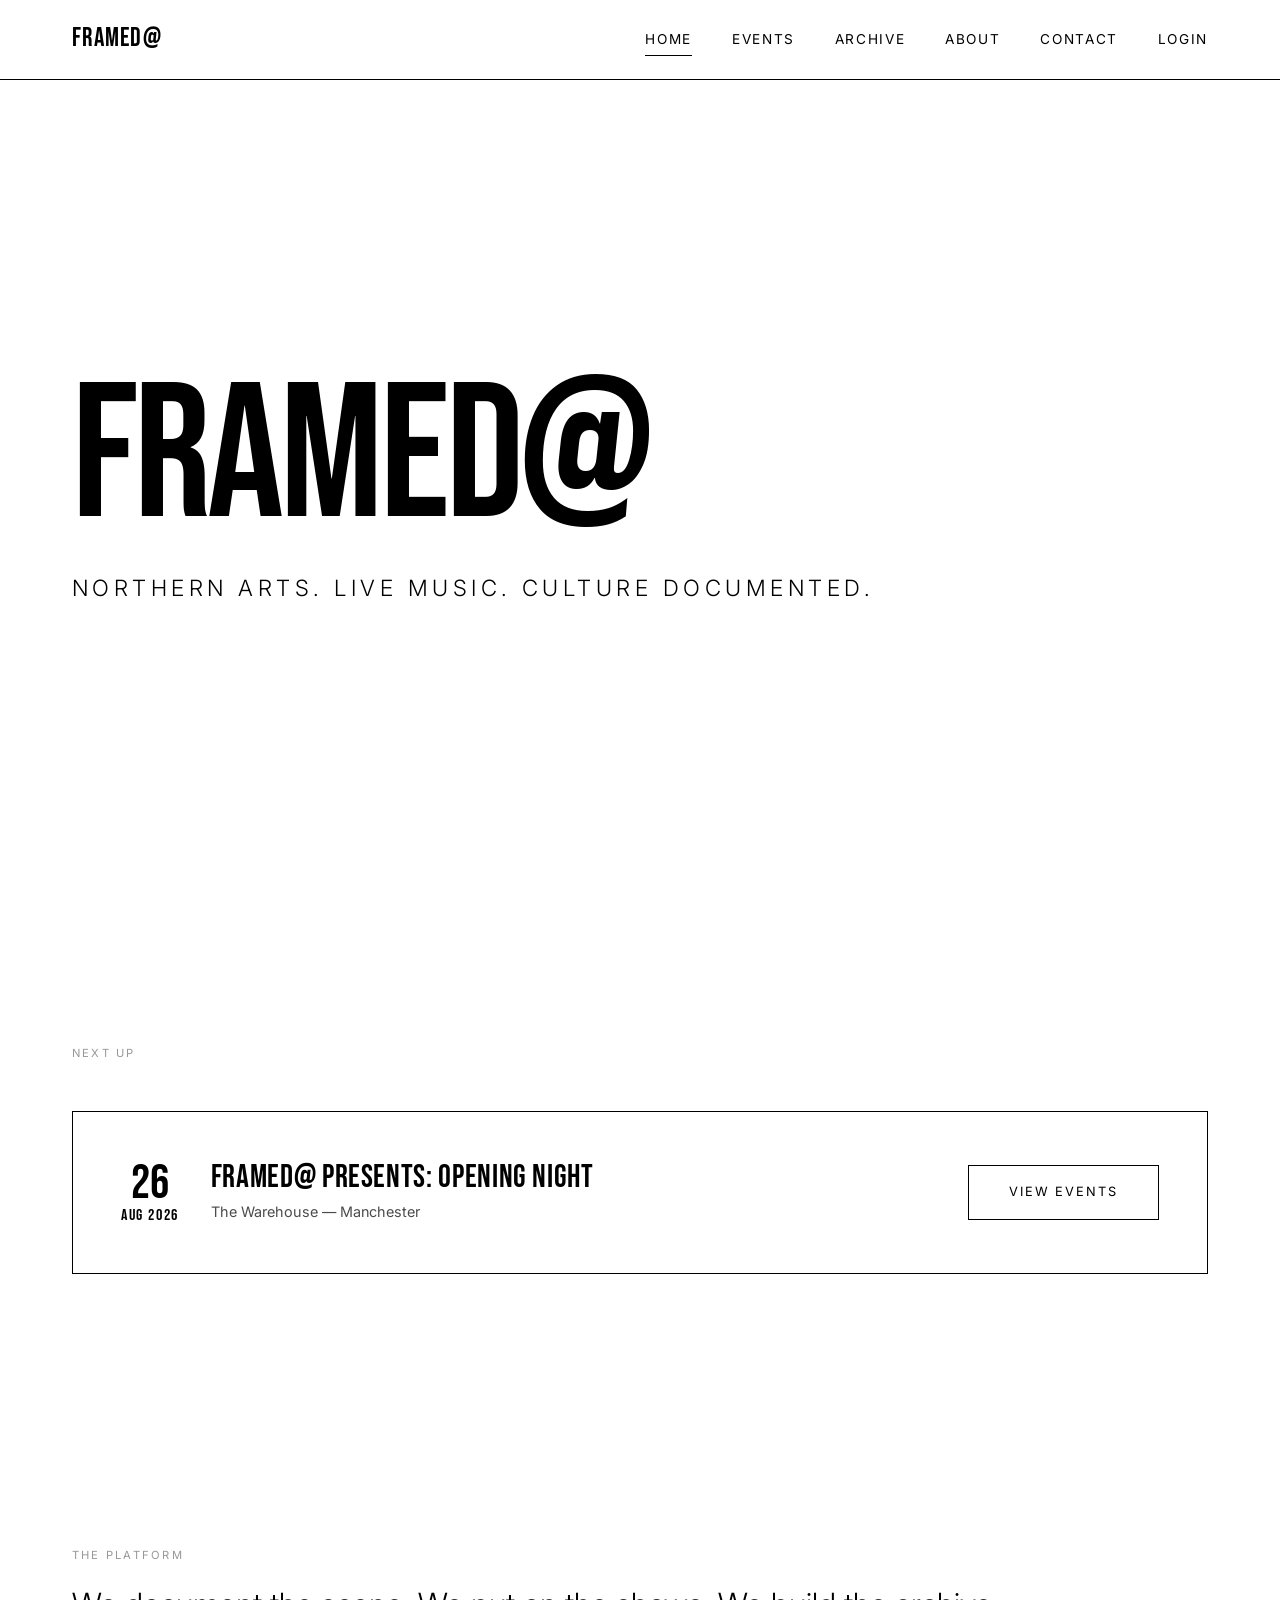
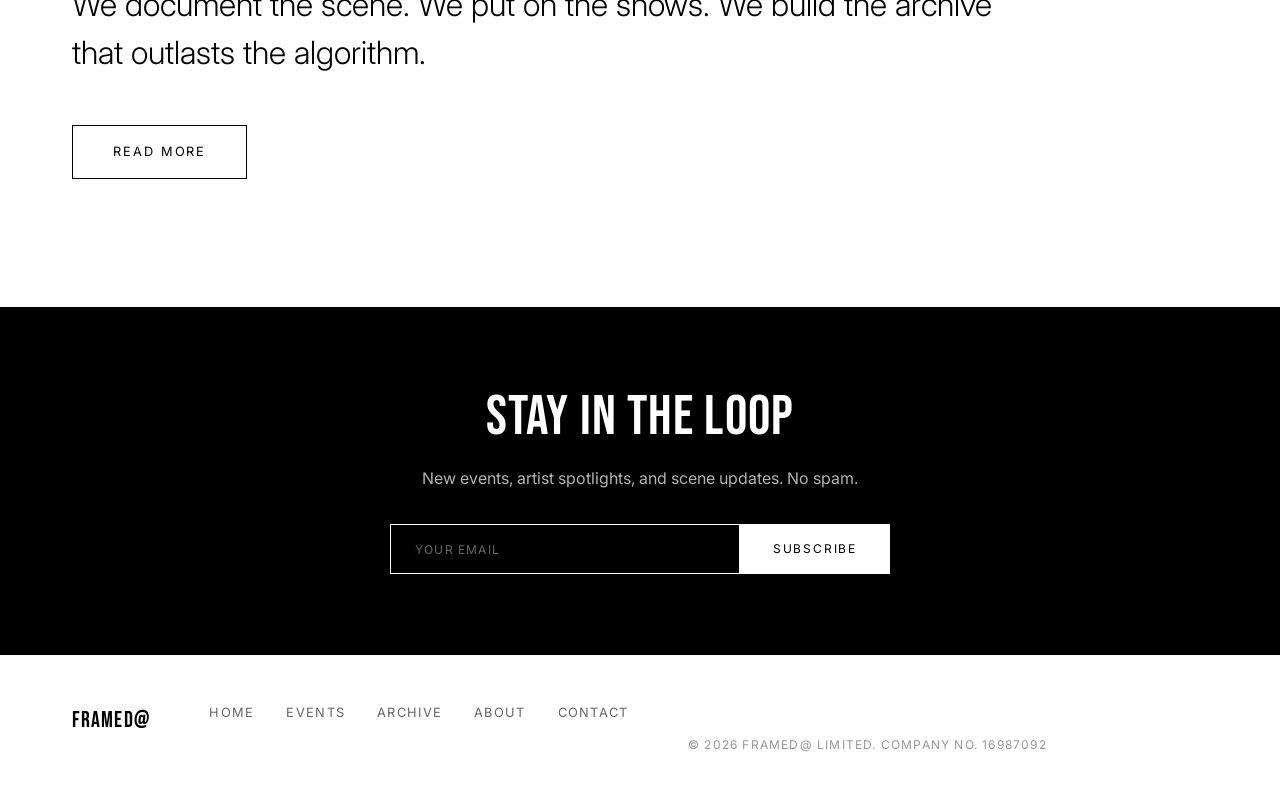
<file: index.html>
<!DOCTYPE html>
<html lang="en">
<head>
    <meta charset="UTF-8">
    <meta name="viewport" content="width=device-width, initial-scale=1.0">
    <title>framed@ — Northern Arts & Music</title>
    <meta name="description" content="framed@ is a Northern arts and music platform — part event promoter, part digital archive, part tastemaker brand.">
    <link rel="preconnect" href="https://fonts.googleapis.com">
    <link rel="preconnect" href="https://fonts.gstatic.com" crossorigin>
    <link href="https://fonts.googleapis.com/css2?family=Bebas+Neue&family=Inter:wght@300;400;500&display=swap" rel="stylesheet">
    <link rel="stylesheet" href="css/styles.css">
</head>
<body>

    <!-- Navigation -->
    <nav class="nav">
        <div class="nav__inner">
            <a href="index.html" class="nav__brand">framed@</a>
            <button class="nav__toggle" aria-label="Menu">
                <span></span>
                <span></span>
                <span></span>
            </button>
            <div class="nav__links">
                <a href="index.html" class="nav__link nav__link--active">Home</a>
                <a href="pages/events.html" class="nav__link">Events</a>
                <a href="pages/archive.html" class="nav__link">Archive</a>
                <a href="pages/about.html" class="nav__link">About</a>
                <a href="pages/contact.html" class="nav__link">Contact</a>
            </div>
        </div>
    </nav>

    <!-- Hero -->
    <section class="hero container">
        <h1 class="hero__title">framed@</h1>
        <p class="hero__subtitle">Northern arts. Live music. Culture documented.</p>
    </section>

    <!-- Upcoming Event -->
    <section class="section container">
        <p class="section-label">Next Up</p>
        <div class="event-highlight fade-in">
            <div class="event-highlight__date">
                26
                <span>Aug 2026</span>
            </div>
            <div class="event-highlight__details">
                <h3>framed@ presents: Opening Night</h3>
                <p>The Warehouse — Manchester</p>
            </div>
            <a href="pages/events.html" class="btn">View Events</a>
        </div>
    </section>

    <!-- About Teaser -->
    <section class="section container fade-in">
        <p class="section-label">The Platform</p>
        <p class="about-statement">
            We document the scene. We put on the shows. We build the archive that outlasts the algorithm.
        </p>
        <a href="pages/about.html" class="btn mt-4">Read More</a>
    </section>

    <!-- Email Signup -->
    <section class="signup">
        <div class="container">
            <h2>Stay in the loop</h2>
            <p>New events, artist spotlights, and scene updates. No spam.</p>
            <form class="signup__form">
                <input type="email" class="signup__input" placeholder="Your email" required>
                <button type="submit" class="signup__btn">Subscribe</button>
            </form>
        </div>
    </section>

    <!-- Footer -->
    <footer class="footer">
        <div class="container footer__inner">
            <span class="footer__brand">framed@</span>
            <div class="footer__links">
                <a href="index.html" class="footer__link">Home</a>
                <a href="pages/events.html" class="footer__link">Events</a>
                <a href="pages/archive.html" class="footer__link">Archive</a>
                <a href="pages/about.html" class="footer__link">About</a>
                <a href="pages/contact.html" class="footer__link">Contact</a>
            </div>
            <p class="footer__copy">&copy; 2026 framed@ Limited. Company No. 16987092</p>
        </div>
    </footer>

    <script src="js/main.js"></script>
</body>
</html>
</file>
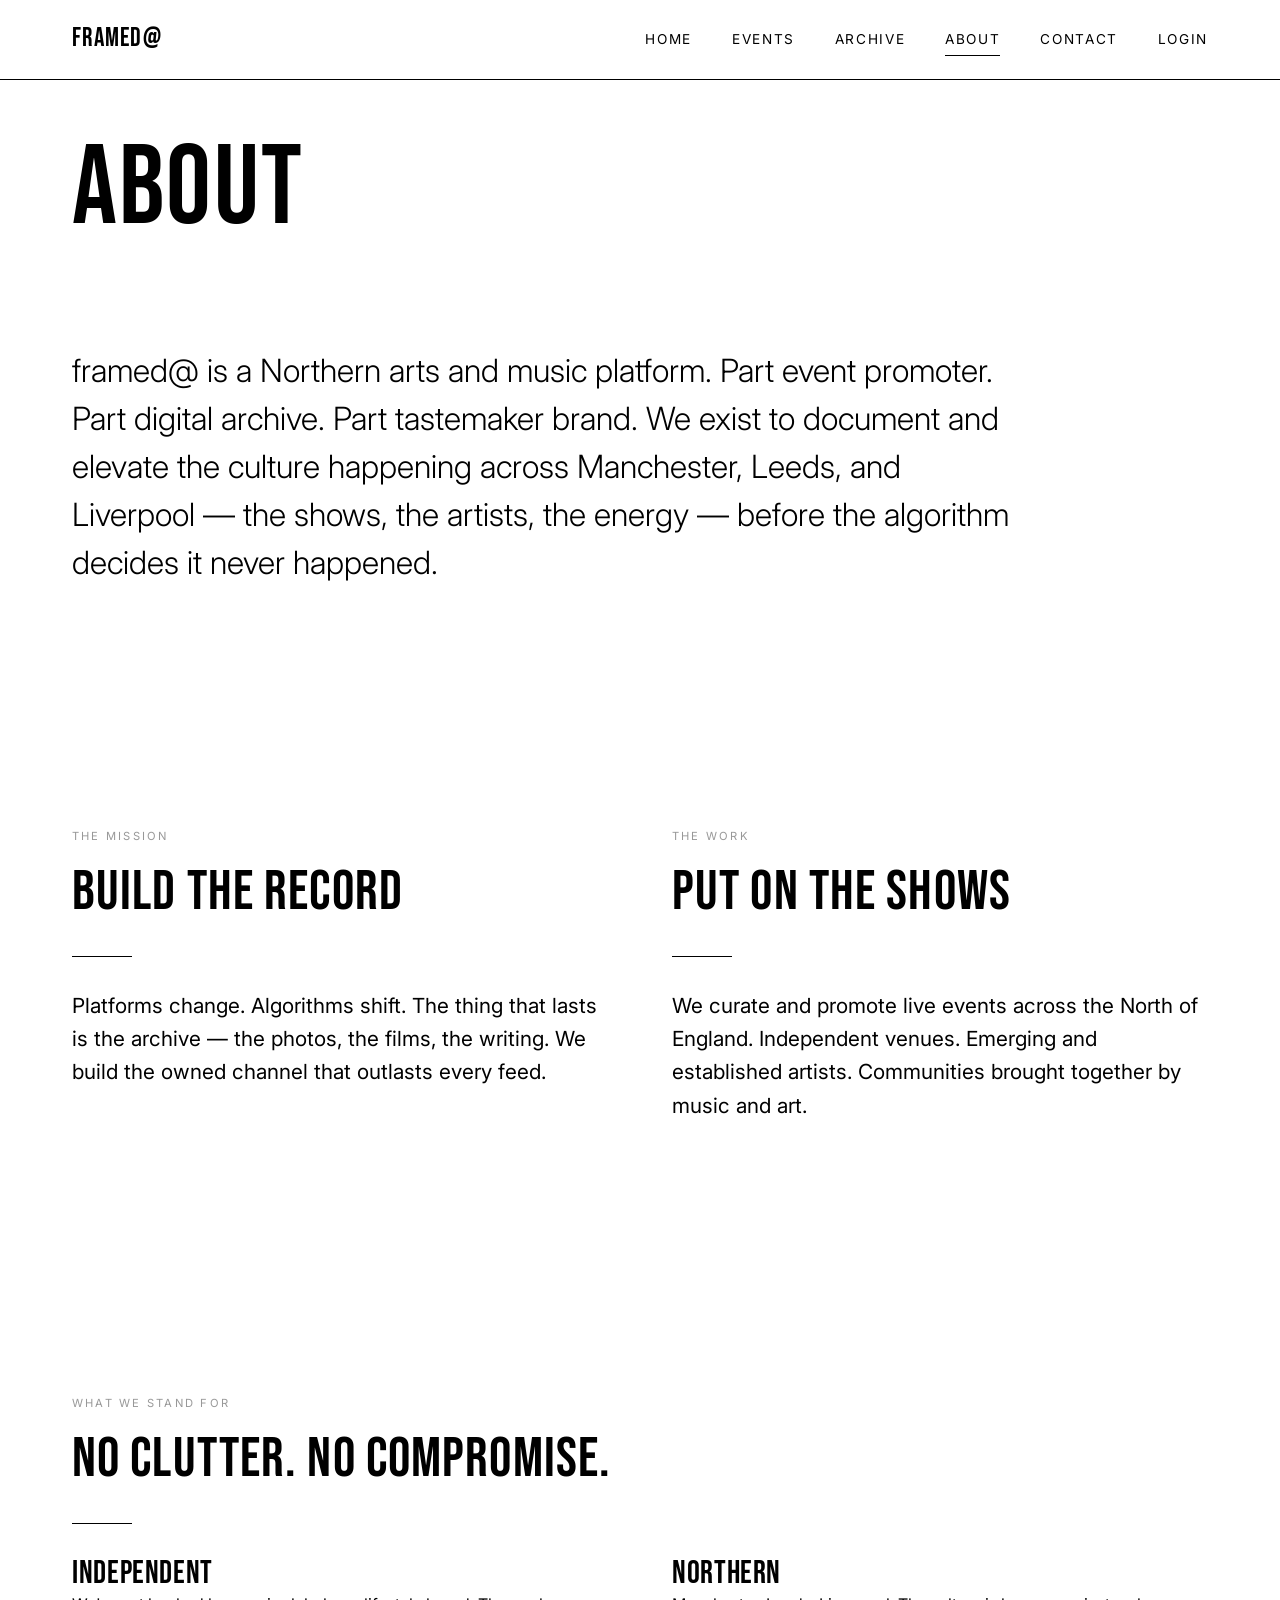
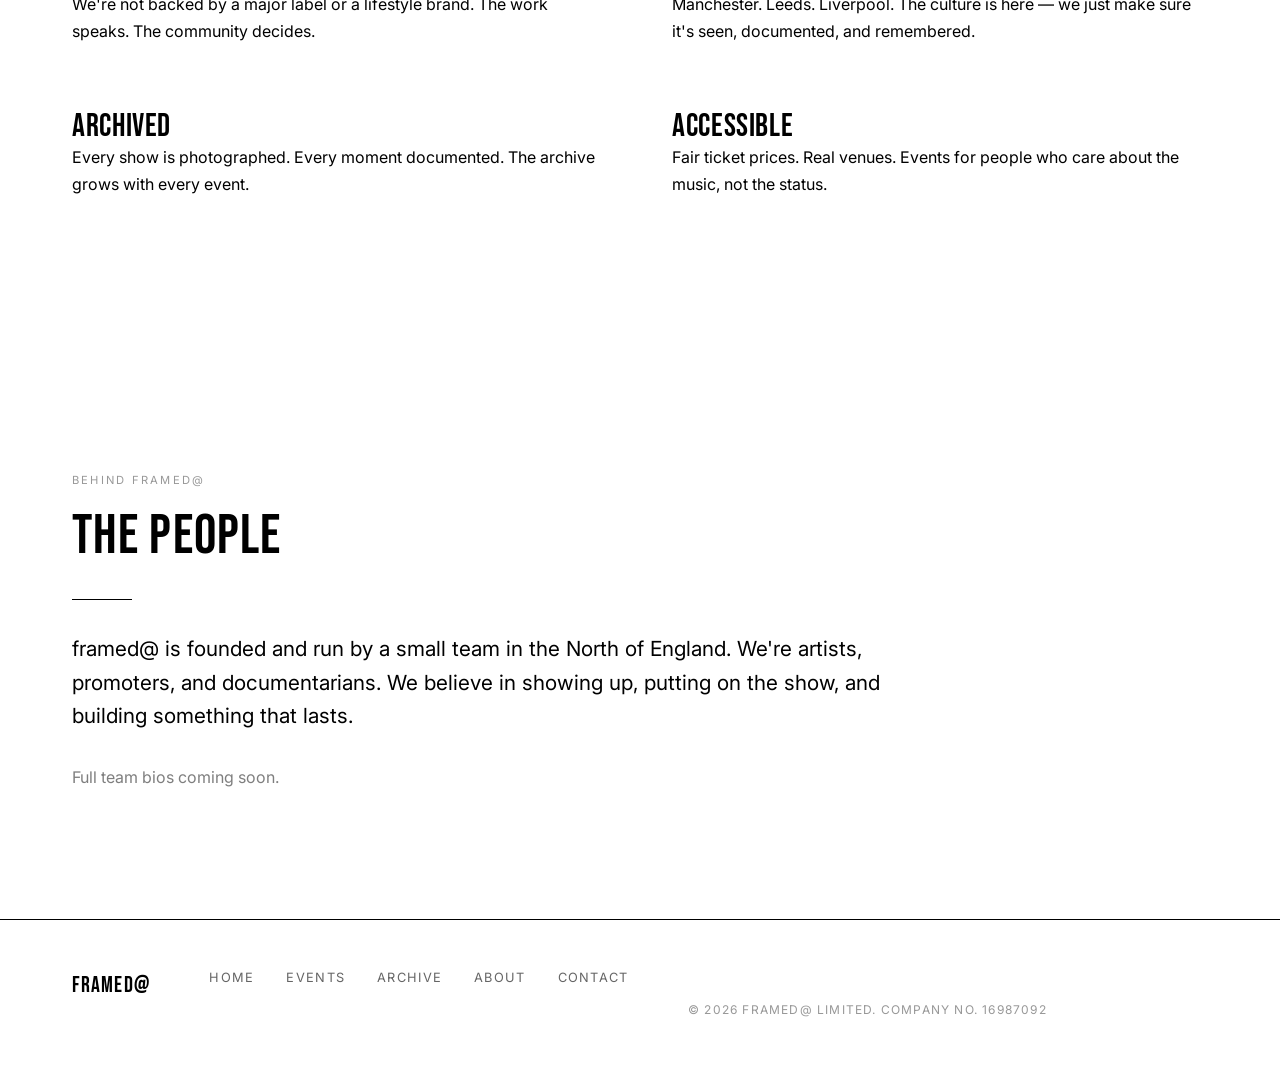
<file: pages/about.html>
<!DOCTYPE html>
<html lang="en">
<head>
    <meta charset="UTF-8">
    <meta name="viewport" content="width=device-width, initial-scale=1.0">
    <title>About — framed@</title>
    <meta name="description" content="What framed@ is, who's behind it, and the mission to document the Northern arts scene.">
    <link rel="preconnect" href="https://fonts.googleapis.com">
    <link rel="preconnect" href="https://fonts.gstatic.com" crossorigin>
    <link href="https://fonts.googleapis.com/css2?family=Bebas+Neue&family=Inter:wght@300;400;500&display=swap" rel="stylesheet">
    <link rel="stylesheet" href="../css/styles.css">
</head>
<body>

    <!-- Navigation -->
    <nav class="nav">
        <div class="nav__inner">
            <a href="../index.html" class="nav__brand">framed@</a>
            <button class="nav__toggle" aria-label="Menu">
                <span></span>
                <span></span>
                <span></span>
            </button>
            <div class="nav__links">
                <a href="../index.html" class="nav__link">Home</a>
                <a href="events.html" class="nav__link">Events</a>
                <a href="archive.html" class="nav__link">Archive</a>
                <a href="about.html" class="nav__link nav__link--active">About</a>
                <a href="contact.html" class="nav__link">Contact</a>
            </div>
        </div>
    </nav>

    <!-- Page Header -->
    <header class="page-header container">
        <h1>About</h1>
    </header>

    <!-- Brand Statement -->
    <section class="section--tight container fade-in">
        <p class="about-statement">
            framed@ is a Northern arts and music platform. Part event promoter. Part digital archive. Part tastemaker brand. We exist to document and elevate the culture happening across Manchester, Leeds, and Liverpool — the shows, the artists, the energy — before the algorithm decides it never happened.
        </p>
    </section>

    <!-- Mission -->
    <section class="section container">
        <div class="about-grid fade-in">
            <div>
                <p class="section-label">The Mission</p>
                <h2>Build the record</h2>
                <div class="divider"></div>
                <p class="text-large">
                    Platforms change. Algorithms shift. The thing that lasts is the archive — the photos, the films, the writing. We build the owned channel that outlasts every feed.
                </p>
            </div>
            <div>
                <p class="section-label">The Work</p>
                <h2>Put on the shows</h2>
                <div class="divider"></div>
                <p class="text-large">
                    We curate and promote live events across the North of England. Independent venues. Emerging and established artists. Communities brought together by music and art.
                </p>
            </div>
        </div>
    </section>

    <!-- Values -->
    <section class="section container fade-in">
        <p class="section-label">What We Stand For</p>
        <h2>No clutter. No compromise.</h2>
        <div class="divider"></div>
        <div class="about-grid mt-3">
            <div>
                <h3>Independent</h3>
                <p>We're not backed by a major label or a lifestyle brand. The work speaks. The community decides.</p>
            </div>
            <div>
                <h3>Northern</h3>
                <p>Manchester. Leeds. Liverpool. The culture is here — we just make sure it's seen, documented, and remembered.</p>
            </div>
            <div>
                <h3>Archived</h3>
                <p>Every show is photographed. Every moment documented. The archive grows with every event.</p>
            </div>
            <div>
                <h3>Accessible</h3>
                <p>Fair ticket prices. Real venues. Events for people who care about the music, not the status.</p>
            </div>
        </div>
    </section>

    <!-- Team -->
    <section class="section container fade-in">
        <p class="section-label">Behind framed@</p>
        <h2>The People</h2>
        <div class="divider"></div>
        <p class="text-large mt-2">
            framed@ is founded and run by a small team in the North of England. We're artists, promoters, and documentarians. We believe in showing up, putting on the show, and building something that lasts.
        </p>
        <p class="text-muted mt-3">Full team bios coming soon.</p>
    </section>

    <!-- Footer -->
    <footer class="footer">
        <div class="container footer__inner">
            <span class="footer__brand">framed@</span>
            <div class="footer__links">
                <a href="../index.html" class="footer__link">Home</a>
                <a href="events.html" class="footer__link">Events</a>
                <a href="archive.html" class="footer__link">Archive</a>
                <a href="about.html" class="footer__link">About</a>
                <a href="contact.html" class="footer__link">Contact</a>
            </div>
            <p class="footer__copy">&copy; 2026 framed@ Limited. Company No. 16987092</p>
        </div>
    </footer>

    <script src="../js/main.js"></script>
</body>
</html>
</file>
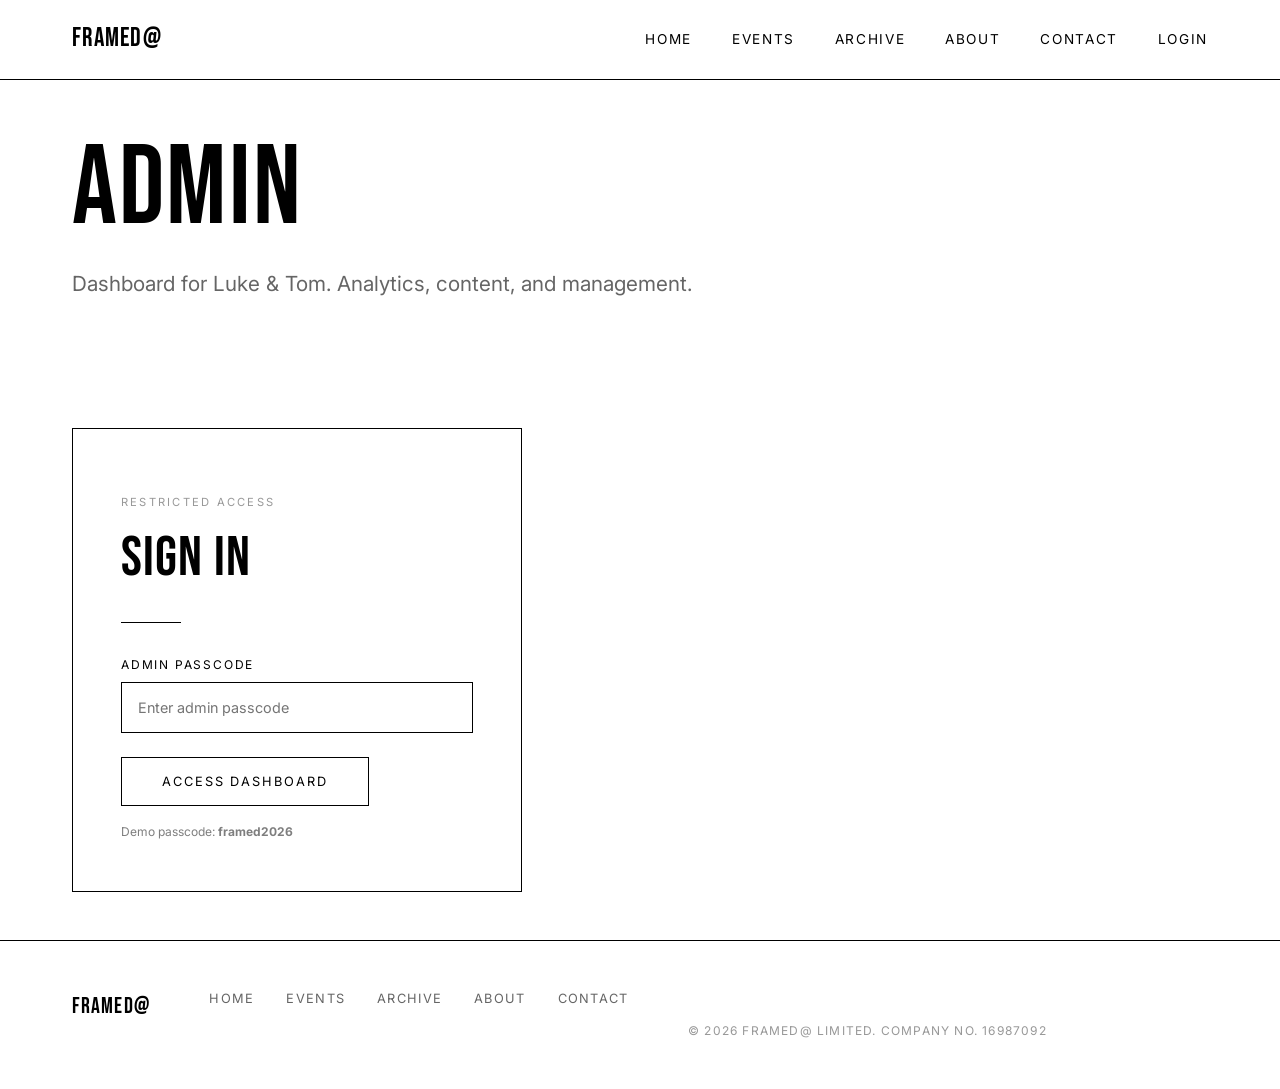
<file: pages/admin.html>
<!DOCTYPE html>
<html lang="en">
<head>
    <meta charset="UTF-8">
    <meta name="viewport" content="width=device-width, initial-scale=1.0">
    <title>Admin — framed@</title>
    <meta name="robots" content="noindex, nofollow">
    <link rel="preconnect" href="https://fonts.googleapis.com">
    <link rel="preconnect" href="https://fonts.gstatic.com" crossorigin>
    <link href="https://fonts.googleapis.com/css2?family=Bebas+Neue&family=Inter:wght@300;400;500;600&display=swap" rel="stylesheet">
    <link rel="stylesheet" href="../css/styles.css">
    <link rel="stylesheet" href="../css/admin.css">
</head>
<body>

    <!-- Navigation -->
    <nav class="nav">
        <div class="nav__inner">
            <a href="../index.html" class="nav__brand">framed@</a>
            <button class="nav__toggle" aria-label="Menu">
                <span></span>
                <span></span>
                <span></span>
            </button>
            <div class="nav__links">
                <a href="../index.html" class="nav__link">Home</a>
                <a href="events.html" class="nav__link">Events</a>
                <a href="archive.html" class="nav__link">Archive</a>
                <a href="about.html" class="nav__link">About</a>
                <a href="contact.html" class="nav__link">Contact</a>
            </div>
        </div>
    </nav>

    <!-- Page Header -->
    <header class="page-header container">
        <h1>Admin</h1>
        <p class="text-large">Dashboard for Luke &amp; Tom. Analytics, content, and management.</p>
    </header>

    <!-- Auth Gate -->
    <div id="admin-auth" class="section--tight container">
        <div class="admin-login-card">
            <p class="section-label">Restricted Access</p>
            <h2>Sign In</h2>
            <div class="divider"></div>
            <form id="admin-login-form" class="mt-2">
                <div class="form-group">
                    <label for="admin-pass">Admin Passcode</label>
                    <input type="password" id="admin-pass" placeholder="Enter admin passcode" required>
                </div>
                <button type="submit" class="btn">Access Dashboard</button>
            </form>
            <p class="text-muted mt-2" style="font-size: 0.75rem;">Demo passcode: <strong>framed2026</strong></p>
        </div>
    </div>

    <!-- Dashboard (hidden until auth) -->
    <div id="admin-dashboard" style="display: none;">

        <!-- Quick Stats -->
        <section class="section--tight container">
            <p class="section-label">Overview</p>
            <h2>Analytics</h2>
            <div class="divider"></div>
            <div class="admin-stats mt-3">
                <div class="stat-card">
                    <p class="stat-card__number" id="stat-visitors">—</p>
                    <p class="stat-card__label">Visitors (30d)</p>
                    <p class="stat-card__trend stat-card__trend--up" id="stat-visitors-trend"></p>
                </div>
                <div class="stat-card">
                    <p class="stat-card__number" id="stat-tickets">—</p>
                    <p class="stat-card__label">Tickets Sold</p>
                    <p class="stat-card__trend stat-card__trend--up" id="stat-tickets-trend"></p>
                </div>
                <div class="stat-card">
                    <p class="stat-card__number" id="stat-subscribers">—</p>
                    <p class="stat-card__label">Subscribers</p>
                    <p class="stat-card__trend stat-card__trend--up" id="stat-subscribers-trend"></p>
                </div>
                <div class="stat-card">
                    <p class="stat-card__number" id="stat-revenue">—</p>
                    <p class="stat-card__label">Revenue (30d)</p>
                    <p class="stat-card__trend stat-card__trend--up" id="stat-revenue-trend"></p>
                </div>
            </div>
        </section>

        <!-- Live Activity -->
        <section class="section--tight container">
            <p class="section-label">Real-Time</p>
            <h2>Live Activity</h2>
            <div class="divider"></div>
            <div class="admin-live mt-3">
                <div class="live-indicator">
                    <span class="live-dot"></span>
                    <span id="live-count">0</span> active visitors
                </div>
                <div class="live-feed" id="live-feed">
                    <!-- Populated by JS -->
                </div>
            </div>
        </section>

        <!-- Page Views Chart -->
        <section class="section--tight container">
            <p class="section-label">Traffic</p>
            <h2>Page Views (7 days)</h2>
            <div class="divider"></div>
            <div class="admin-chart mt-3">
                <div class="chart-bars" id="chart-bars">
                    <!-- Populated by JS -->
                </div>
                <div class="chart-labels" id="chart-labels">
                    <!-- Populated by JS -->
                </div>
            </div>
        </section>

        <!-- Top Pages -->
        <section class="section--tight container">
            <p class="section-label">Insights</p>
            <h2>Top Pages</h2>
            <div class="divider"></div>
            <div class="admin-table mt-3">
                <div class="table-row table-row--header">
                    <span>Page</span>
                    <span>Views</span>
                    <span>Avg. Time</span>
                </div>
                <div class="table-row">
                    <span>/ (Home)</span>
                    <span id="page-home">—</span>
                    <span>2m 14s</span>
                </div>
                <div class="table-row">
                    <span>/events</span>
                    <span id="page-events">—</span>
                    <span>3m 42s</span>
                </div>
                <div class="table-row">
                    <span>/archive</span>
                    <span id="page-archive">—</span>
                    <span>1m 58s</span>
                </div>
                <div class="table-row">
                    <span>/about</span>
                    <span id="page-about">—</span>
                    <span>1m 22s</span>
                </div>
                <div class="table-row">
                    <span>/contact</span>
                    <span id="page-contact">—</span>
                    <span>0m 48s</span>
                </div>
            </div>
        </section>

        <!-- Archive Upload -->
        <section class="section--tight container">
            <p class="section-label">Content</p>
            <h2>Upload to Archive</h2>
            <div class="divider"></div>
            <div class="admin-upload mt-3">
                <form id="archive-upload-form">
                    <div class="upload-zone" id="upload-zone">
                        <p class="upload-zone__icon">+</p>
                        <p class="upload-zone__text">Drag images here or click to browse</p>
                        <p class="upload-zone__hint">JPG, PNG, WebP — Max 10MB per image</p>
                        <input type="file" id="upload-input" accept="image/*" multiple style="display: none;">
                    </div>
                    <div id="upload-preview" class="upload-preview"></div>
                    <div class="form-group mt-2">
                        <label for="upload-event">Event Name</label>
                        <input type="text" id="upload-event" placeholder="e.g. Opening Night" required>
                    </div>
                    <div class="form-group">
                        <label for="upload-date">Event Date &amp; Location</label>
                        <input type="text" id="upload-date" placeholder="e.g. Aug 2026 — Manchester" required>
                    </div>
                    <button type="submit" class="btn">Upload to Archive</button>
                </form>
            </div>
        </section>

        <!-- Subscriber List -->
        <section class="section--tight container">
            <p class="section-label">Audience</p>
            <h2>Subscribers</h2>
            <div class="divider"></div>
            <div class="admin-table mt-3">
                <div class="table-row table-row--header">
                    <span>Email</span>
                    <span>Signed Up</span>
                    <span>Status</span>
                </div>
                <div class="table-row">
                    <span>sarah.m@gmail.com</span>
                    <span>18 Jul 2026</span>
                    <span class="badge badge--active">Active</span>
                </div>
                <div class="table-row">
                    <span>djmarcus@hotmail.co.uk</span>
                    <span>15 Jul 2026</span>
                    <span class="badge badge--active">Active</span>
                </div>
                <div class="table-row">
                    <span>emma.watts@outlook.com</span>
                    <span>12 Jul 2026</span>
                    <span class="badge badge--active">Active</span>
                </div>
                <div class="table-row">
                    <span>northernsounds@gmail.com</span>
                    <span>10 Jul 2026</span>
                    <span class="badge badge--active">Active</span>
                </div>
                <div class="table-row">
                    <span>jake.photography@me.com</span>
                    <span>8 Jul 2026</span>
                    <span class="badge badge--inactive">Unsubscribed</span>
                </div>
            </div>
            <button class="btn mt-3" onclick="alert('In production, this would export subscriber data as CSV.')">Export List</button>
        </section>

        <!-- Recent Ticket Sales -->
        <section class="section--tight container">
            <p class="section-label">Sales</p>
            <h2>Recent Ticket Sales</h2>
            <div class="divider"></div>
            <div class="admin-table mt-3">
                <div class="table-row table-row--header">
                    <span>Customer</span>
                    <span>Event</span>
                    <span>Qty</span>
                    <span>Total</span>
                </div>
                <div class="table-row">
                    <span>sarah.m@gmail.com</span>
                    <span>Opening Night</span>
                    <span>2</span>
                    <span>&pound;30.00</span>
                </div>
                <div class="table-row">
                    <span>djmarcus@hotmail.co.uk</span>
                    <span>Opening Night</span>
                    <span>1</span>
                    <span>&pound;15.00</span>
                </div>
                <div class="table-row">
                    <span>emma.watts@outlook.com</span>
                    <span>Northern Frequencies</span>
                    <span>4</span>
                    <span>&pound;80.00</span>
                </div>
                <div class="table-row">
                    <span>northernsounds@gmail.com</span>
                    <span>Opening Night</span>
                    <span>2</span>
                    <span>&pound;30.00</span>
                </div>
            </div>
        </section>

        <!-- Quick Actions -->
        <section class="section container">
            <p class="section-label">Tools</p>
            <h2>Quick Actions</h2>
            <div class="divider"></div>
            <div class="admin-actions mt-3">
                <button class="btn" onclick="alert('In production, this would open the event editor.')">Add New Event</button>
                <button class="btn" onclick="alert('In production, this would send a newsletter to all subscribers.')">Send Newsletter</button>
                <button class="btn" onclick="alert('In production, this would generate a full revenue report.')">Revenue Report</button>
                <button class="btn btn--accent" onclick="document.getElementById('admin-dashboard').style.display='none'; document.getElementById('admin-auth').style.display='block'; localStorage.removeItem('framed_admin');">Sign Out</button>
            </div>
        </section>

    </div>

    <!-- Footer -->
    <footer class="footer">
        <div class="container footer__inner">
            <span class="footer__brand">framed@</span>
            <div class="footer__links">
                <a href="../index.html" class="footer__link">Home</a>
                <a href="events.html" class="footer__link">Events</a>
                <a href="archive.html" class="footer__link">Archive</a>
                <a href="about.html" class="footer__link">About</a>
                <a href="contact.html" class="footer__link">Contact</a>
            </div>
            <p class="footer__copy">&copy; 2026 framed@ Limited. Company No. 16987092</p>
        </div>
    </footer>

    <script src="../js/main.js"></script>
    <script src="../js/admin.js"></script>
</body>
</html>
</file>
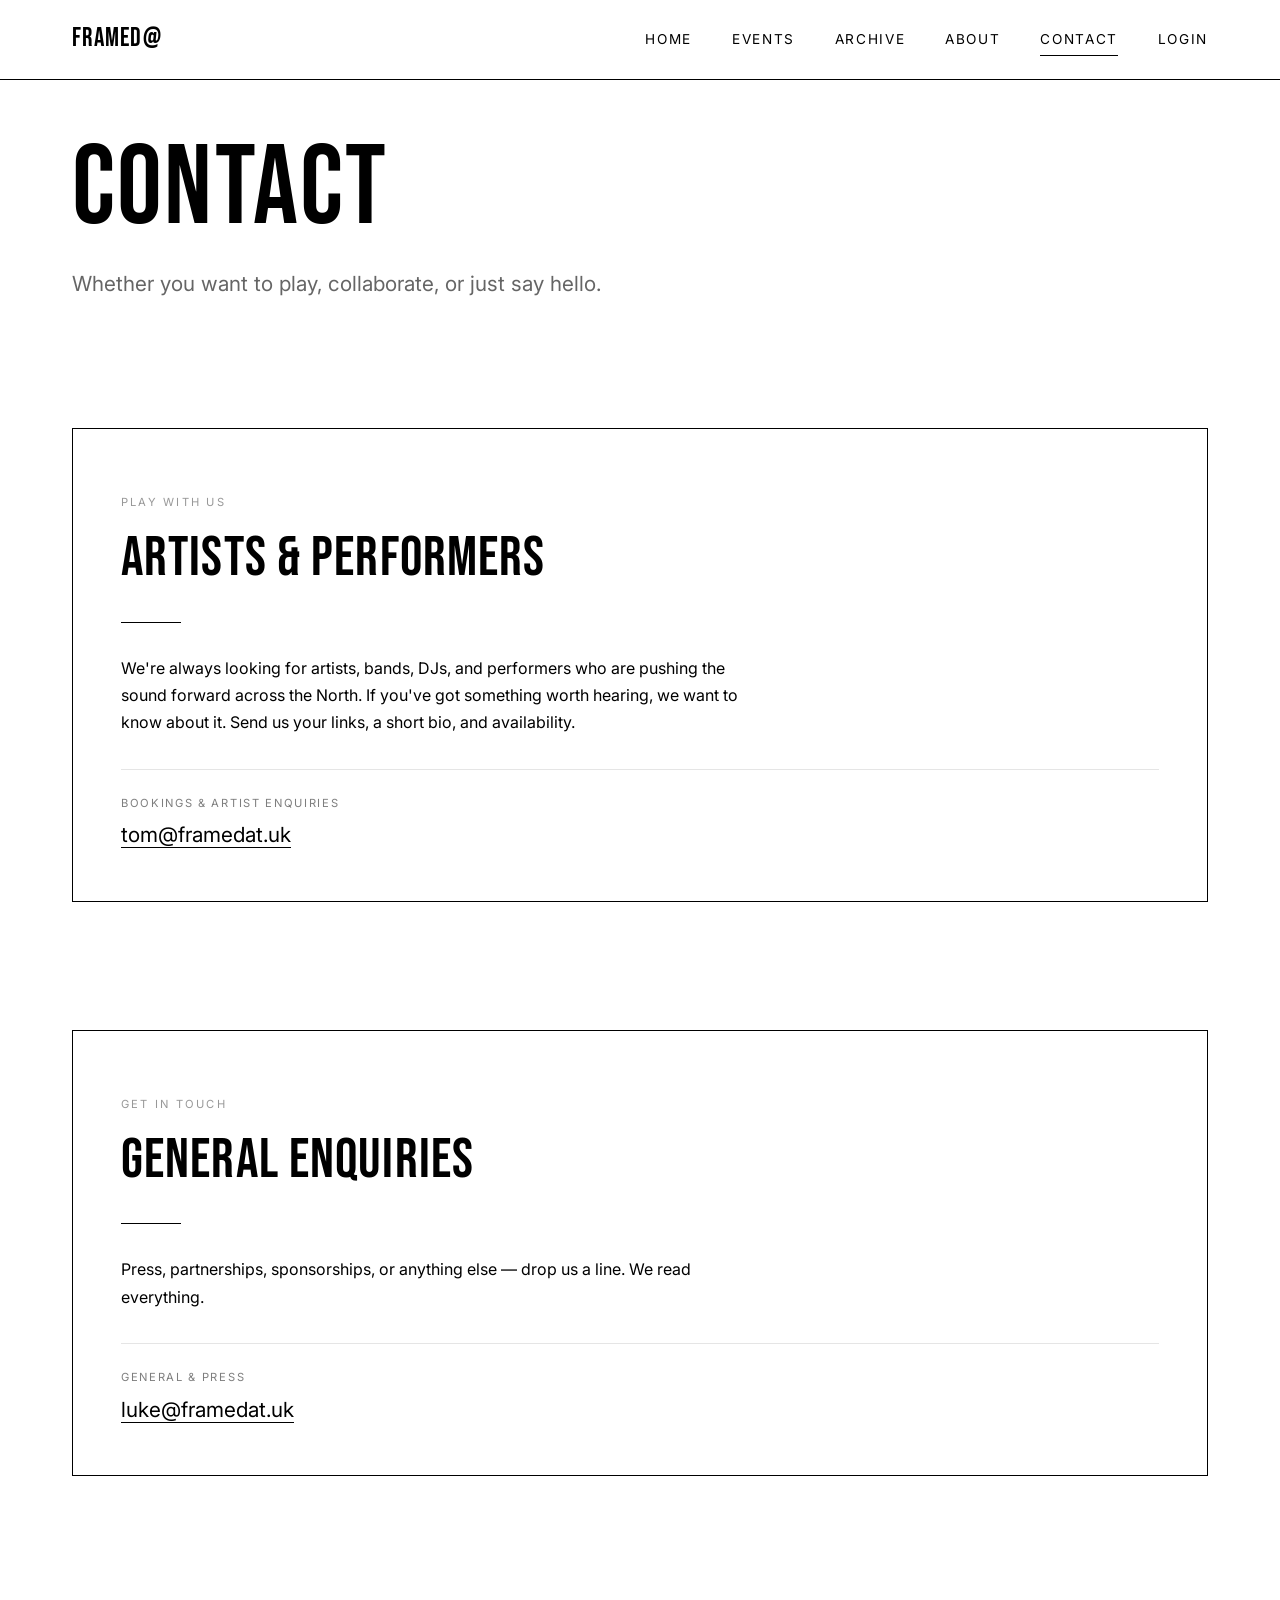
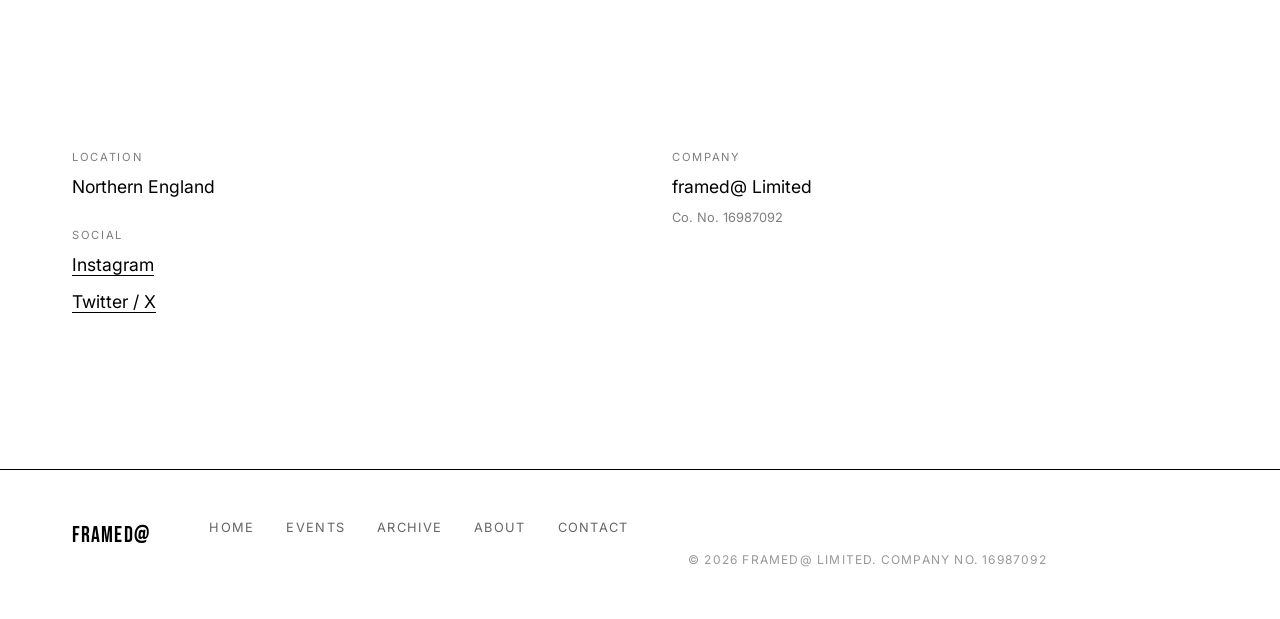
<file: pages/contact.html>
<!DOCTYPE html>
<html lang="en">
<head>
    <meta charset="UTF-8">
    <meta name="viewport" content="width=device-width, initial-scale=1.0">
    <title>Contact — framed@</title>
    <meta name="description" content="Get in touch with framed@. Bookings, press, and general enquiries.">
    <link rel="preconnect" href="https://fonts.googleapis.com">
    <link rel="preconnect" href="https://fonts.gstatic.com" crossorigin>
    <link href="https://fonts.googleapis.com/css2?family=Bebas+Neue&family=Inter:wght@300;400;500&display=swap" rel="stylesheet">
    <link rel="stylesheet" href="../css/styles.css">
</head>
<body>

    <!-- Navigation -->
    <nav class="nav">
        <div class="nav__inner">
            <a href="../index.html" class="nav__brand">framed@</a>
            <button class="nav__toggle" aria-label="Menu">
                <span></span>
                <span></span>
                <span></span>
            </button>
            <div class="nav__links">
                <a href="../index.html" class="nav__link">Home</a>
                <a href="events.html" class="nav__link">Events</a>
                <a href="archive.html" class="nav__link">Archive</a>
                <a href="about.html" class="nav__link">About</a>
                <a href="contact.html" class="nav__link nav__link--active">Contact</a>
            </div>
        </div>
    </nav>

    <!-- Page Header -->
    <header class="page-header container">
        <h1>Contact</h1>
        <p class="text-large">Whether you want to play, collaborate, or just say hello.</p>
    </header>

    <!-- Play With Us -->
    <section class="section--tight container fade-in">
        <div class="contact-card">
            <p class="section-label">Play With Us</p>
            <h2>Artists &amp; Performers</h2>
            <div class="divider"></div>
            <p class="mt-2">
                We're always looking for artists, bands, DJs, and performers who are pushing the sound forward across the North. 
                If you've got something worth hearing, we want to know about it. Send us your links, a short bio, and availability.
            </p>
            <div class="contact-card__email mt-3">
                <p class="contact-info__label">Bookings &amp; Artist Enquiries</p>
                <p class="contact-info__value">
                    <a href="mailto:tom@framedat.uk">tom@framedat.uk</a>
                </p>
            </div>
        </div>
    </section>

    <!-- General Enquiries -->
    <section class="section--tight container fade-in">
        <div class="contact-card">
            <p class="section-label">Get In Touch</p>
            <h2>General Enquiries</h2>
            <div class="divider"></div>
            <p class="mt-2">
                Press, partnerships, sponsorships, or anything else — drop us a line. We read everything.
            </p>
            <div class="contact-card__email mt-3">
                <p class="contact-info__label">General &amp; Press</p>
                <p class="contact-info__value">
                    <a href="mailto:luke@framedat.uk">luke@framedat.uk</a>
                </p>
            </div>
        </div>
    </section>

    <!-- Additional Info -->
    <section class="section container fade-in">
        <div class="about-grid">
            <div>
                <div class="contact-info">
                    <div class="contact-info__item">
                        <p class="contact-info__label">Location</p>
                        <p class="contact-info__value">Northern England</p>
                    </div>
                    <div class="contact-info__item">
                        <p class="contact-info__label">Social</p>
                        <p class="contact-info__value">
                            <a href="#">Instagram</a>
                        </p>
                        <p class="contact-info__value mt-1">
                            <a href="#">Twitter / X</a>
                        </p>
                    </div>
                </div>
            </div>
            <div>
                <div class="contact-info">
                    <div class="contact-info__item">
                        <p class="contact-info__label">Company</p>
                        <p class="contact-info__value">framed@ Limited</p>
                        <p class="text-muted" style="font-size: 0.8rem; margin-top: 0.3rem;">
                            Co. No. 16987092
                        </p>
                    </div>
                </div>
            </div>
        </div>
    </section>

    <!-- Footer -->
    <footer class="footer">
        <div class="container footer__inner">
            <span class="footer__brand">framed@</span>
            <div class="footer__links">
                <a href="../index.html" class="footer__link">Home</a>
                <a href="events.html" class="footer__link">Events</a>
                <a href="archive.html" class="footer__link">Archive</a>
                <a href="about.html" class="footer__link">About</a>
                <a href="contact.html" class="footer__link">Contact</a>
            </div>
            <p class="footer__copy">&copy; 2026 framed@ Limited. Company No. 16987092</p>
        </div>
    </footer>

    <script src="../js/main.js"></script>
</body>
</html>
</file>
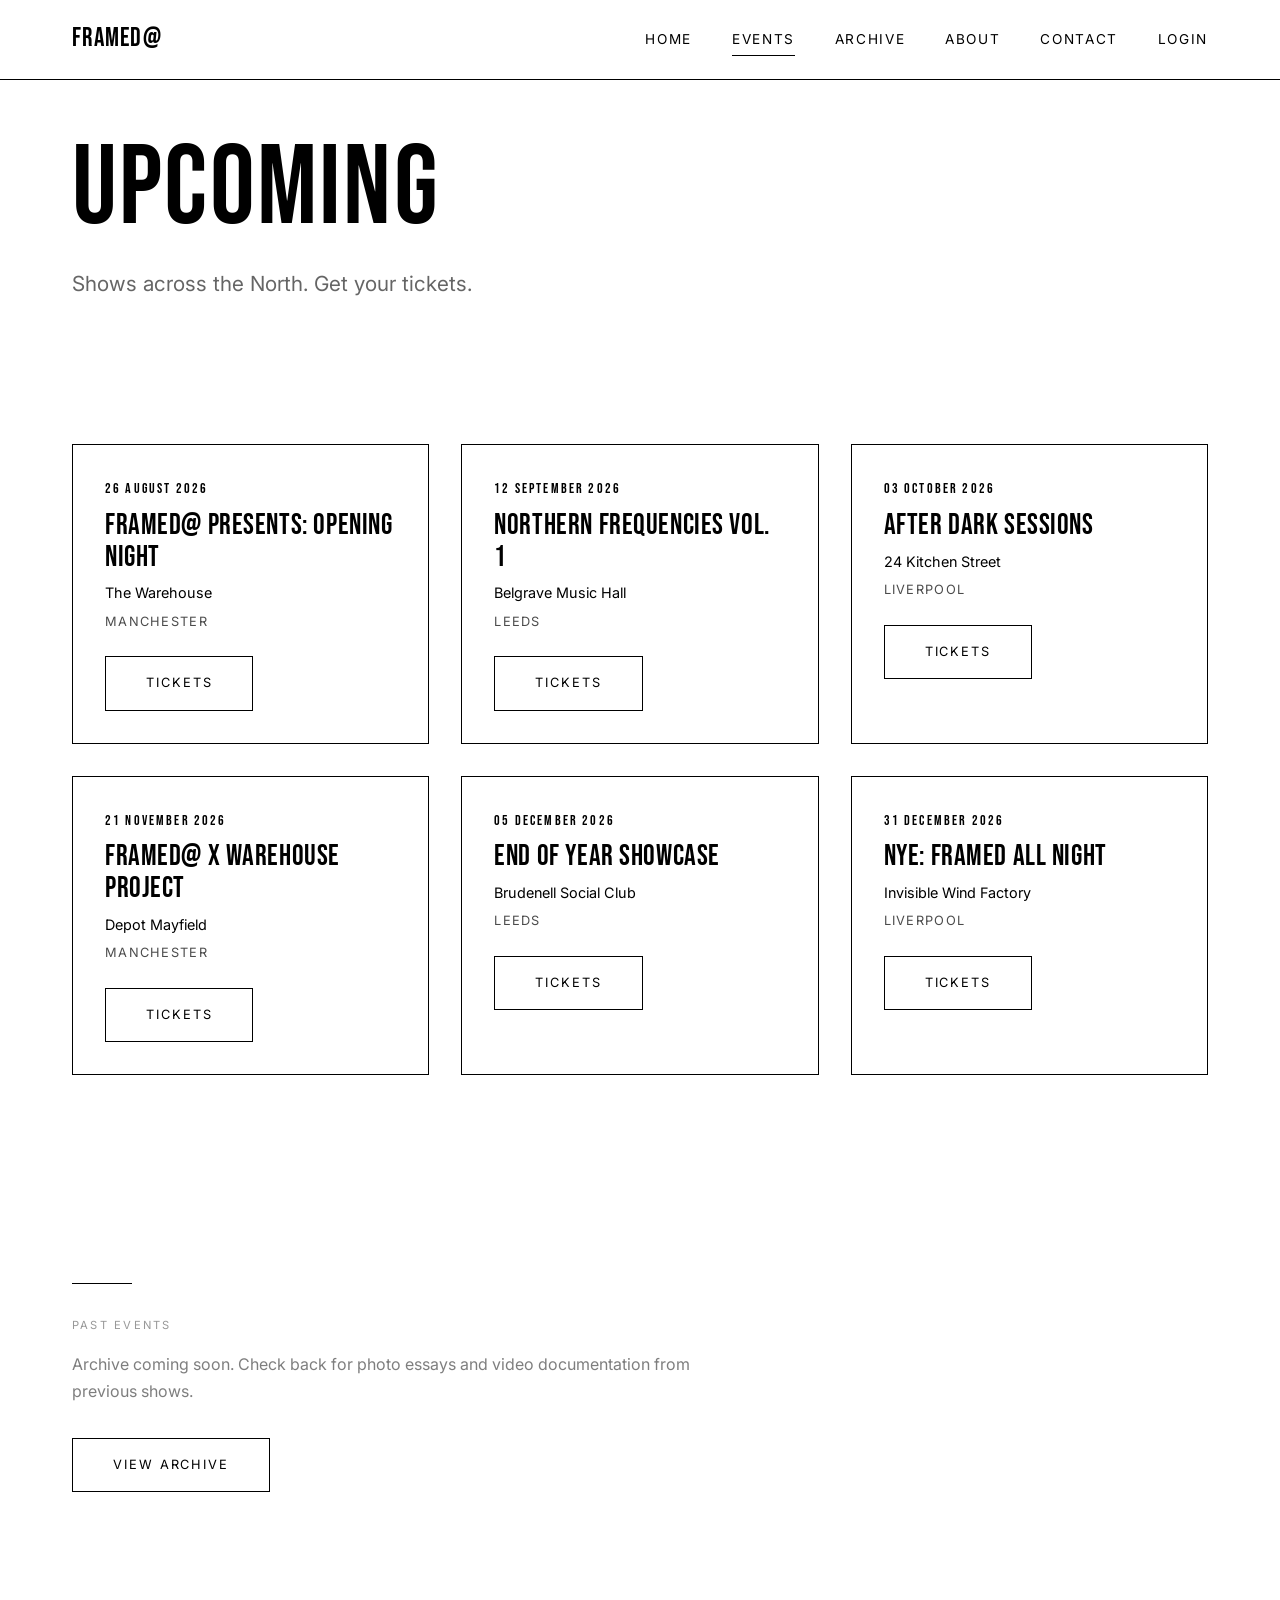
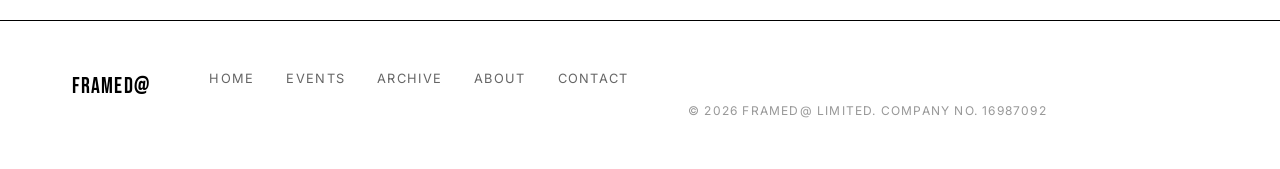
<file: pages/events.html>
<!DOCTYPE html>
<html lang="en">
<head>
    <meta charset="UTF-8">
    <meta name="viewport" content="width=device-width, initial-scale=1.0">
    <title>Events — framed@</title>
    <meta name="description" content="Upcoming shows and events from framed@ across Manchester, Leeds, and Liverpool.">
    <link rel="preconnect" href="https://fonts.googleapis.com">
    <link rel="preconnect" href="https://fonts.gstatic.com" crossorigin>
    <link href="https://fonts.googleapis.com/css2?family=Bebas+Neue&family=Inter:wght@300;400;500&display=swap" rel="stylesheet">
    <link rel="stylesheet" href="../css/styles.css">
</head>
<body>

    <!-- Navigation -->
    <nav class="nav">
        <div class="nav__inner">
            <a href="../index.html" class="nav__brand">framed@</a>
            <button class="nav__toggle" aria-label="Menu">
                <span></span>
                <span></span>
                <span></span>
            </button>
            <div class="nav__links">
                <a href="../index.html" class="nav__link">Home</a>
                <a href="events.html" class="nav__link nav__link--active">Events</a>
                <a href="archive.html" class="nav__link">Archive</a>
                <a href="about.html" class="nav__link">About</a>
                <a href="contact.html" class="nav__link">Contact</a>
            </div>
        </div>
    </nav>

    <!-- Page Header -->
    <header class="page-header container">
        <h1>Upcoming</h1>
        <p class="text-large">Shows across the North. Get your tickets.</p>
    </header>

    <!-- Events Grid -->
    <section class="section--tight container">
        <div class="events-grid">

            <div class="event-card fade-in">
                <p class="event-card__date">26 August 2026</p>
                <h3 class="event-card__title">framed@ presents: Opening Night</h3>
                <p class="event-card__venue">The Warehouse</p>
                <p class="event-card__city">Manchester</p>
                <a href="tickets.html" class="btn">Tickets</a>
            </div>

            <div class="event-card fade-in">
                <p class="event-card__date">12 September 2026</p>
                <h3 class="event-card__title">Northern Frequencies Vol. 1</h3>
                <p class="event-card__venue">Belgrave Music Hall</p>
                <p class="event-card__city">Leeds</p>
                <a href="tickets.html" class="btn">Tickets</a>
            </div>

            <div class="event-card fade-in">
                <p class="event-card__date">03 October 2026</p>
                <h3 class="event-card__title">After Dark Sessions</h3>
                <p class="event-card__venue">24 Kitchen Street</p>
                <p class="event-card__city">Liverpool</p>
                <a href="tickets.html" class="btn">Tickets</a>
            </div>

            <div class="event-card fade-in">
                <p class="event-card__date">21 November 2026</p>
                <h3 class="event-card__title">framed@ x Warehouse Project</h3>
                <p class="event-card__venue">Depot Mayfield</p>
                <p class="event-card__city">Manchester</p>
                <a href="tickets.html" class="btn">Tickets</a>
            </div>

            <div class="event-card fade-in">
                <p class="event-card__date">05 December 2026</p>
                <h3 class="event-card__title">End of Year Showcase</h3>
                <p class="event-card__venue">Brudenell Social Club</p>
                <p class="event-card__city">Leeds</p>
                <a href="tickets.html" class="btn">Tickets</a>
            </div>

            <div class="event-card fade-in">
                <p class="event-card__date">31 December 2026</p>
                <h3 class="event-card__title">NYE: Framed All Night</h3>
                <p class="event-card__venue">Invisible Wind Factory</p>
                <p class="event-card__city">Liverpool</p>
                <a href="tickets.html" class="btn">Tickets</a>
            </div>

        </div>
    </section>

    <!-- Past Events -->
    <section class="section container fade-in">
        <div class="divider"></div>
        <p class="section-label">Past Events</p>
        <p class="text-muted">Archive coming soon. Check back for photo essays and video documentation from previous shows.</p>
        <a href="archive.html" class="btn mt-3">View Archive</a>
    </section>

    <!-- Footer -->
    <footer class="footer">
        <div class="container footer__inner">
            <span class="footer__brand">framed@</span>
            <div class="footer__links">
                <a href="../index.html" class="footer__link">Home</a>
                <a href="events.html" class="footer__link">Events</a>
                <a href="archive.html" class="footer__link">Archive</a>
                <a href="about.html" class="footer__link">About</a>
                <a href="contact.html" class="footer__link">Contact</a>
            </div>
            <p class="footer__copy">&copy; 2026 framed@ Limited. Company No. 16987092</p>
        </div>
    </footer>

    <script src="../js/main.js"></script>
</body>
</html>
</file>
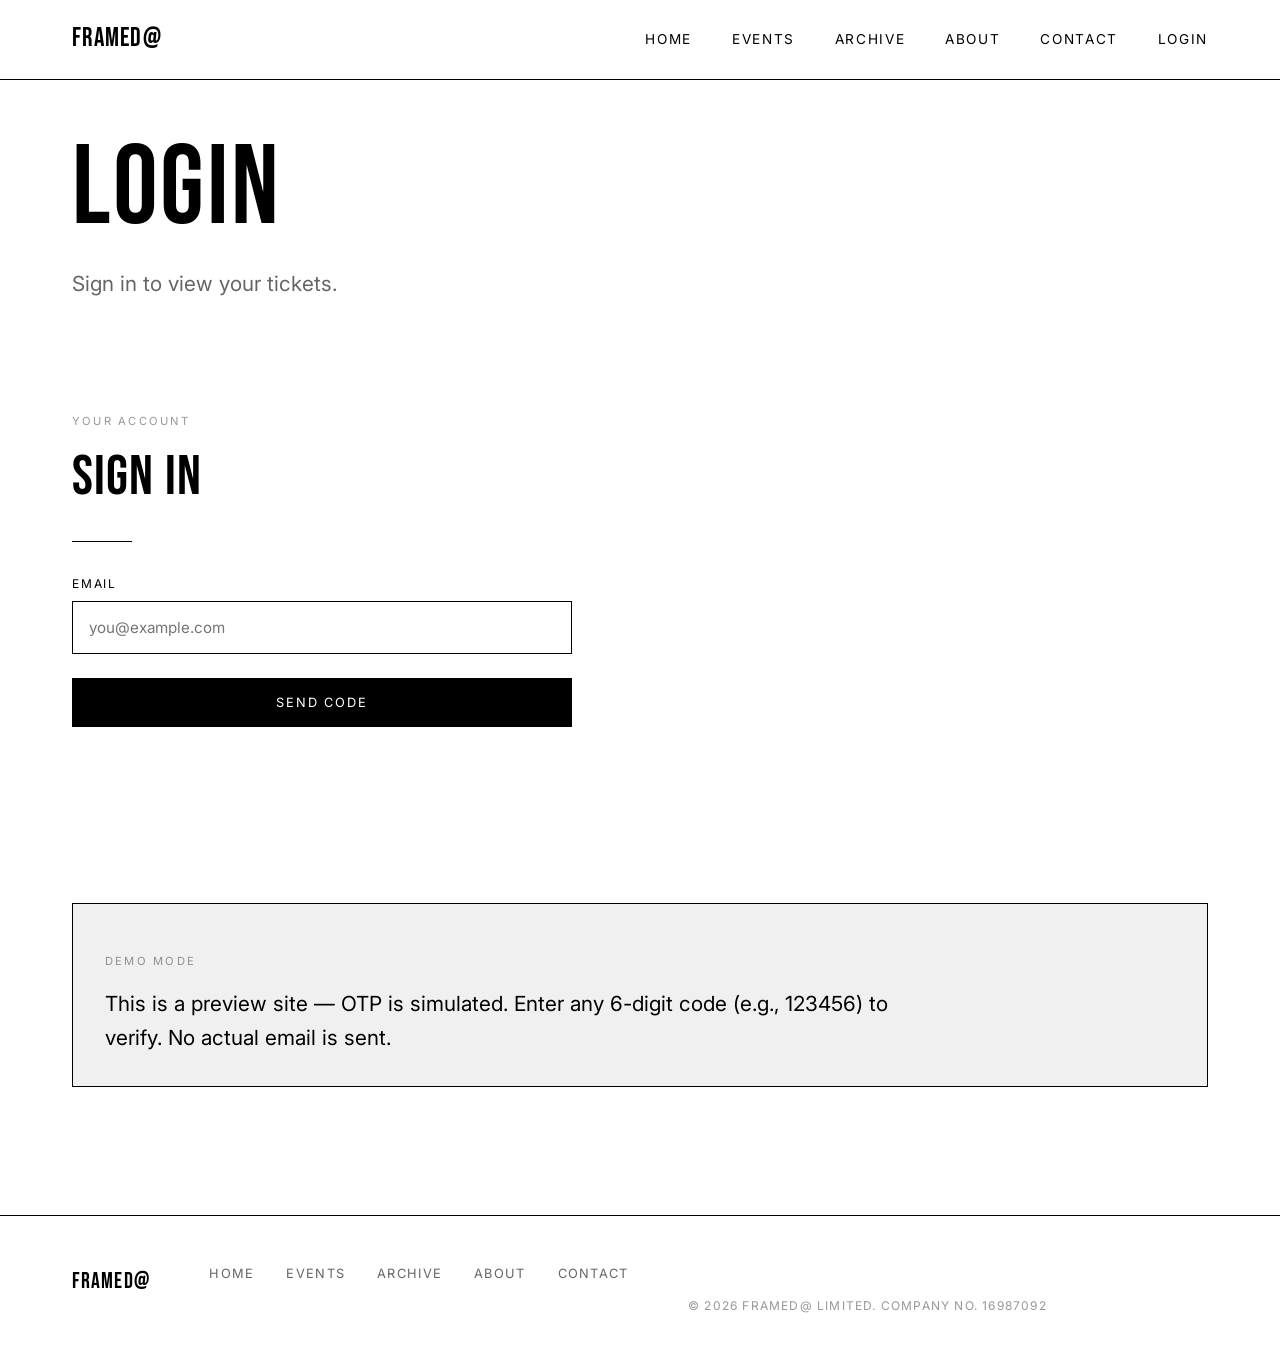
<file: pages/login.html>
<!DOCTYPE html>
<html lang="en">
<head>
    <meta charset="UTF-8">
    <meta name="viewport" content="width=device-width, initial-scale=1.0">
    <title>Login — framed@</title>
    <meta name="description" content="Sign in to your framed@ account to view your tickets.">
    <link rel="preconnect" href="https://fonts.googleapis.com">
    <link rel="preconnect" href="https://fonts.gstatic.com" crossorigin>
    <link href="https://fonts.googleapis.com/css2?family=Bebas+Neue&family=Inter:wght@300;400;500&display=swap" rel="stylesheet">
    <link rel="stylesheet" href="../css/styles.css">
</head>
<body>

    <!-- Navigation -->
    <nav class="nav">
        <div class="nav__inner">
            <a href="../index.html" class="nav__brand">framed@</a>
            <button class="nav__toggle" aria-label="Menu">
                <span></span>
                <span></span>
                <span></span>
            </button>
            <div class="nav__links">
                <a href="../index.html" class="nav__link">Home</a>
                <a href="events.html" class="nav__link">Events</a>
                <a href="archive.html" class="nav__link">Archive</a>
                <a href="about.html" class="nav__link">About</a>
                <a href="contact.html" class="nav__link">Contact</a>
            </div>
        </div>
    </nav>

    <!-- Page Header -->
    <header class="page-header container">
        <h1>Login</h1>
        <p class="text-large">Sign in to view your tickets.</p>
    </header>

    <!-- Login Form -->
    <section class="section--tight container">
        <div style="max-width: 500px;">
            <p class="section-label">Your Account</p>
            <h2>Sign In</h2>
            <div class="divider"></div>

            <!-- Step 1: Enter Email -->
            <form class="contact-form" id="emailForm">
                <div class="form-group">
                    <label for="email">Email</label>
                    <input type="email" id="email" name="email" placeholder="you@example.com" required>
                </div>
                <button type="submit" class="btn btn--filled" style="width: 100%;">Send Code</button>
            </form>

            <!-- Step 2: Enter OTP -->
            <form class="contact-form" id="otpForm" style="display: none;">
                <p class="text-muted" style="font-size: 0.85rem; margin-bottom: 1rem;">
                    We sent a 6-digit code to <span id="sentEmail"></span>
                </p>
                <div class="form-group">
                    <label for="otp">Verification Code</label>
                    <input type="text" id="otp" name="otp" placeholder="123456" maxlength="6" required style="letter-spacing: 0.2em; text-align: center; font-size: 1.5rem;">
                </div>
                <button type="submit" class="btn btn--filled" style="width: 100%;">Verify</button>
                <button type="button" id="resendBtn" class="btn mt-2" style="width: 100%;">Resend Code</button>
            </form>
        </div>
    </section>

    <!-- Demo Notice -->
    <section class="section container">
        <div style="background: #F0F0F0; padding: 2rem; border: 1px solid #000;">
            <p class="section-label">Demo Mode</p>
            <p class="text-large">This is a preview site — OTP is simulated. Enter any 6-digit code (e.g., 123456) to verify. No actual email is sent.</p>
        </div>
    </section>

    <!-- Footer -->
    <footer class="footer">
        <div class="container footer__inner">
            <span class="footer__brand">framed@</span>
            <div class="footer__links">
                <a href="../index.html" class="footer__link">Home</a>
                <a href="events.html" class="footer__link">Events</a>
                <a href="archive.html" class="footer__link">Archive</a>
                <a href="about.html" class="footer__link">About</a>
                <a href="contact.html" class="footer__link">Contact</a>
            </div>
            <p class="footer__copy">&copy; 2026 framed@ Limited. Company No. 16987092</p>
        </div>
    </footer>

    <script src="../js/main.js"></script>
    <script>
        let currentEmail = '';

        // Step 1: Email form submit
        document.getElementById('emailForm').addEventListener('submit', function(e) {
            e.preventDefault();
            currentEmail = document.getElementById('email').value;
            
            // Show OTP form
            document.getElementById('emailForm').style.display = 'none';
            document.getElementById('otpForm').style.display = 'block';
            document.getElementById('sentEmail').textContent = currentEmail;
        });

        // Step 2: OTP form submit
        document.getElementById('otpForm').addEventListener('submit', function(e) {
            e.preventDefault();
            const otp = document.getElementById('otp').value;
            
            // In demo mode, any 6-digit code works
            if (otp.length === 6) {
                // Store user session (email only, no password)
                localStorage.setItem('framed_user', JSON.stringify({
                    email: currentEmail,
                    loggedInAt: new Date().toISOString()
                }));
                
                // Redirect to my tickets
                window.location.href = 'my-tickets.html';
            } else {
                alert('Please enter a 6-digit code');
            }
        });

        // Resend code
        document.getElementById('resendBtn').addEventListener('click', function() {
            alert('Demo: New code sent to ' + currentEmail);
        });

        // Check if already logged in
        if (localStorage.getItem('framed_user')) {
            window.location.href = 'my-tickets.html';
        }
    </script>
</body>
</html>
</file>
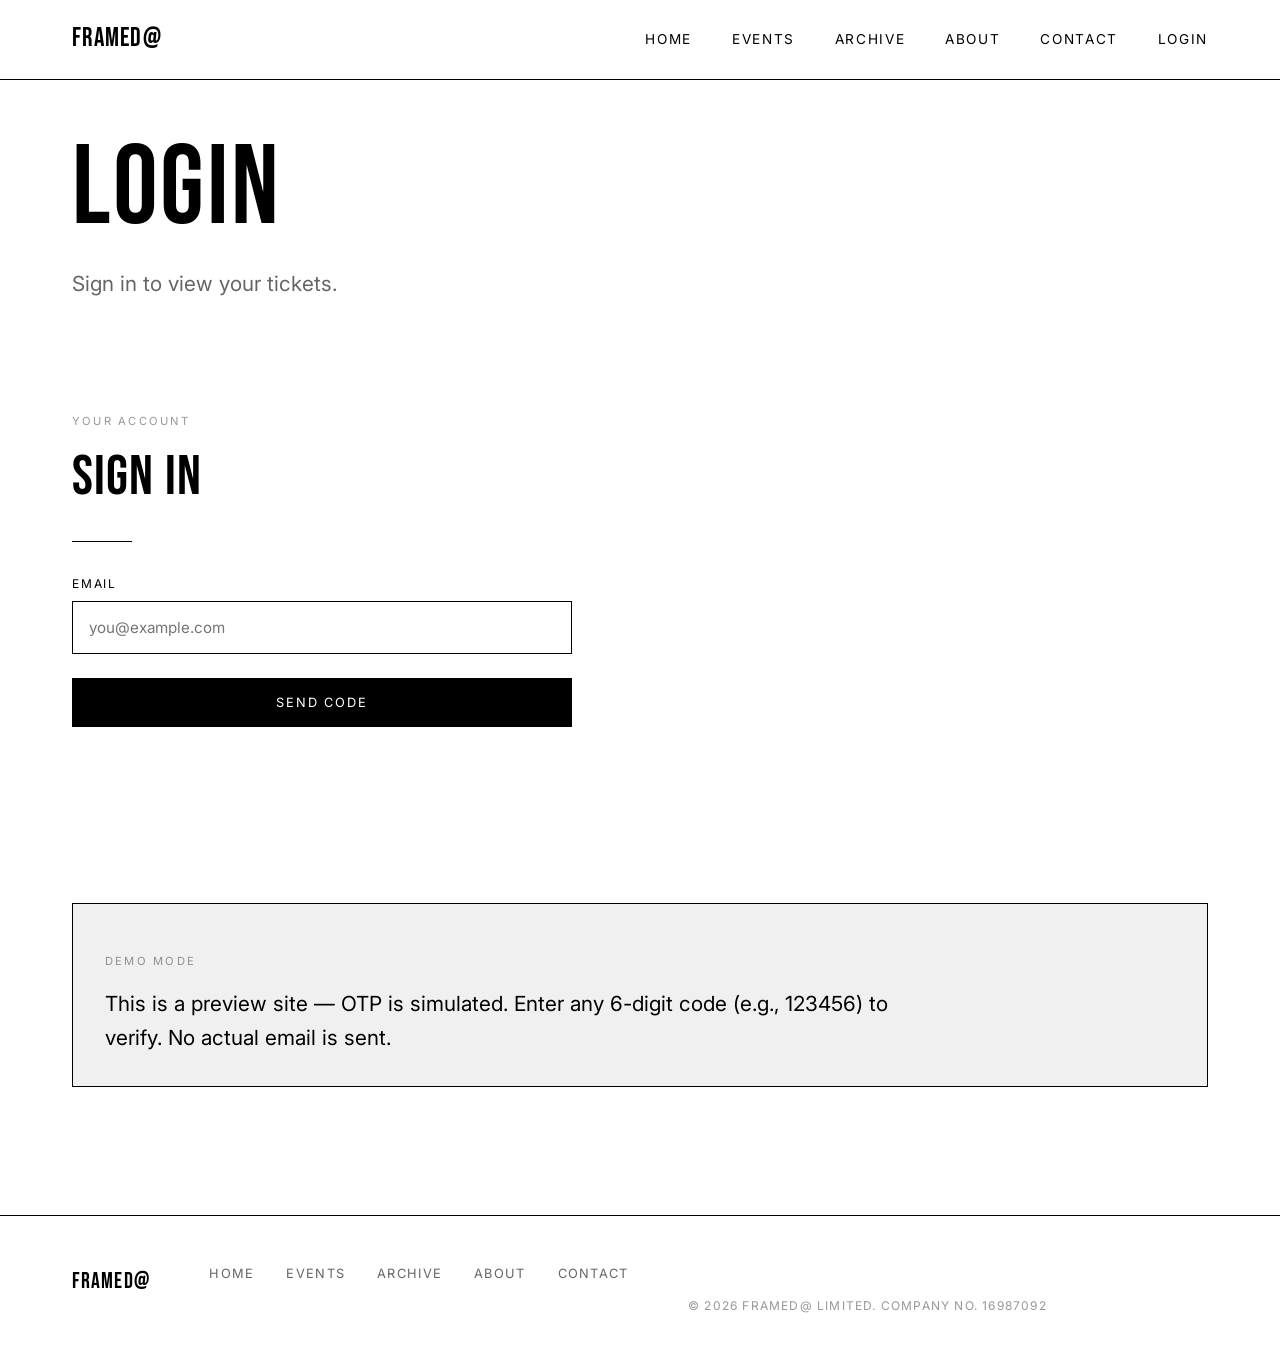
<file: pages/my-tickets.html>
<!DOCTYPE html>
<html lang="en">
<head>
    <meta charset="UTF-8">
    <meta name="viewport" content="width=device-width, initial-scale=1.0">
    <title>My Tickets — framed@</title>
    <meta name="description" content="View your purchased framed@ event tickets.">
    <link rel="preconnect" href="https://fonts.googleapis.com">
    <link rel="preconnect" href="https://fonts.gstatic.com" crossorigin>
    <link href="https://fonts.googleapis.com/css2?family=Bebas+Neue&family=Inter:wght@300;400;500&display=swap" rel="stylesheet">
    <link rel="stylesheet" href="../css/styles.css">
</head>
<body>

    <!-- Navigation -->
    <nav class="nav">
        <div class="nav__inner">
            <a href="../index.html" class="nav__brand">framed@</a>
            <button class="nav__toggle" aria-label="Menu">
                <span></span>
                <span></span>
                <span></span>
            </button>
            <div class="nav__links">
                <a href="../index.html" class="nav__link">Home</a>
                <a href="events.html" class="nav__link">Events</a>
                <a href="archive.html" class="nav__link">Archive</a>
                <a href="about.html" class="nav__link">About</a>
                <a href="contact.html" class="nav__link">Contact</a>
            </div>
        </div>
    </nav>

    <!-- Page Header -->
    <header class="page-header container">
        <h1>My Tickets</h1>
        <p class="text-large">Your purchased tickets.</p>
    </header>

    <!-- User Info -->
    <section class="section--tight container">
        <div style="display: flex; justify-content: space-between; align-items: center;">
            <div>
                <p class="section-label">Signed in as</p>
                <p id="userEmail" style="font-size: 1.1rem;"></p>
            </div>
            <button id="logoutBtn" class="btn">Sign Out</button>
        </div>
    </section>

    <!-- Tickets List -->
    <section class="section--tight container">
        <p class="section-label">Your Tickets</p>
        <h2>Upcoming Events</h2>
        <div class="divider"></div>

        <div id="ticketsList">
            <!-- Tickets will be loaded here from localStorage -->
        </div>

        <div id="noTickets" style="display: none;">
            <p class="text-muted">You haven't purchased any tickets yet.</p>
            <a href="events.html" class="btn mt-3">Browse Events</a>
        </div>
    </section>

    <!-- Footer -->
    <footer class="footer">
        <div class="container footer__inner">
            <span class="footer__brand">framed@</span>
            <div class="footer__links">
                <a href="../index.html" class="footer__link">Home</a>
                <a href="events.html" class="footer__link">Events</a>
                <a href="archive.html" class="footer__link">Archive</a>
                <a href="about.html" class="footer__link">About</a>
                <a href="contact.html" class="footer__link">Contact</a>
            </div>
            <p class="footer__copy">&copy; 2026 framed@ Limited. Company No. 16987092</p>
        </div>
    </footer>

    <script src="../js/main.js"></script>
    <script>
        // Check if user is logged in
        const user = JSON.parse(localStorage.getItem('framed_user'));
        if (!user) {
            window.location.href = 'login.html';
        } else {
            document.getElementById('userEmail').textContent = user.email;
        }

        // Logout handler
        document.getElementById('logoutBtn').addEventListener('click', function() {
            localStorage.removeItem('framed_user');
            window.location.href = 'login.html';
        });

        // Load tickets from localStorage
        function loadTickets() {
            const tickets = JSON.parse(localStorage.getItem('framed_tickets') || '[]');
            const ticketsList = document.getElementById('ticketsList');
            const noTickets = document.getElementById('noTickets');

            if (tickets.length === 0) {
                ticketsList.style.display = 'none';
                noTickets.style.display = 'block';
                return;
            }

            ticketsList.innerHTML = tickets.map(ticket => `
                <div class="event-card mt-3">
                    <p class="event-card__date">${ticket.date}</p>
                    <h3 class="event-card__title">${ticket.event}</h3>
                    <p class="event-card__venue">${ticket.venue}</p>
                    <p class="event-card__city">${ticket.tier} — £${ticket.price}</p>
                    <p class="text-muted" style="font-size: 0.8rem; margin-top: 0.5rem;">Order #${ticket.orderId}</p>
                </div>
            `).join('');
        }

        loadTickets();
    </script>
</body>
</html>
</file>
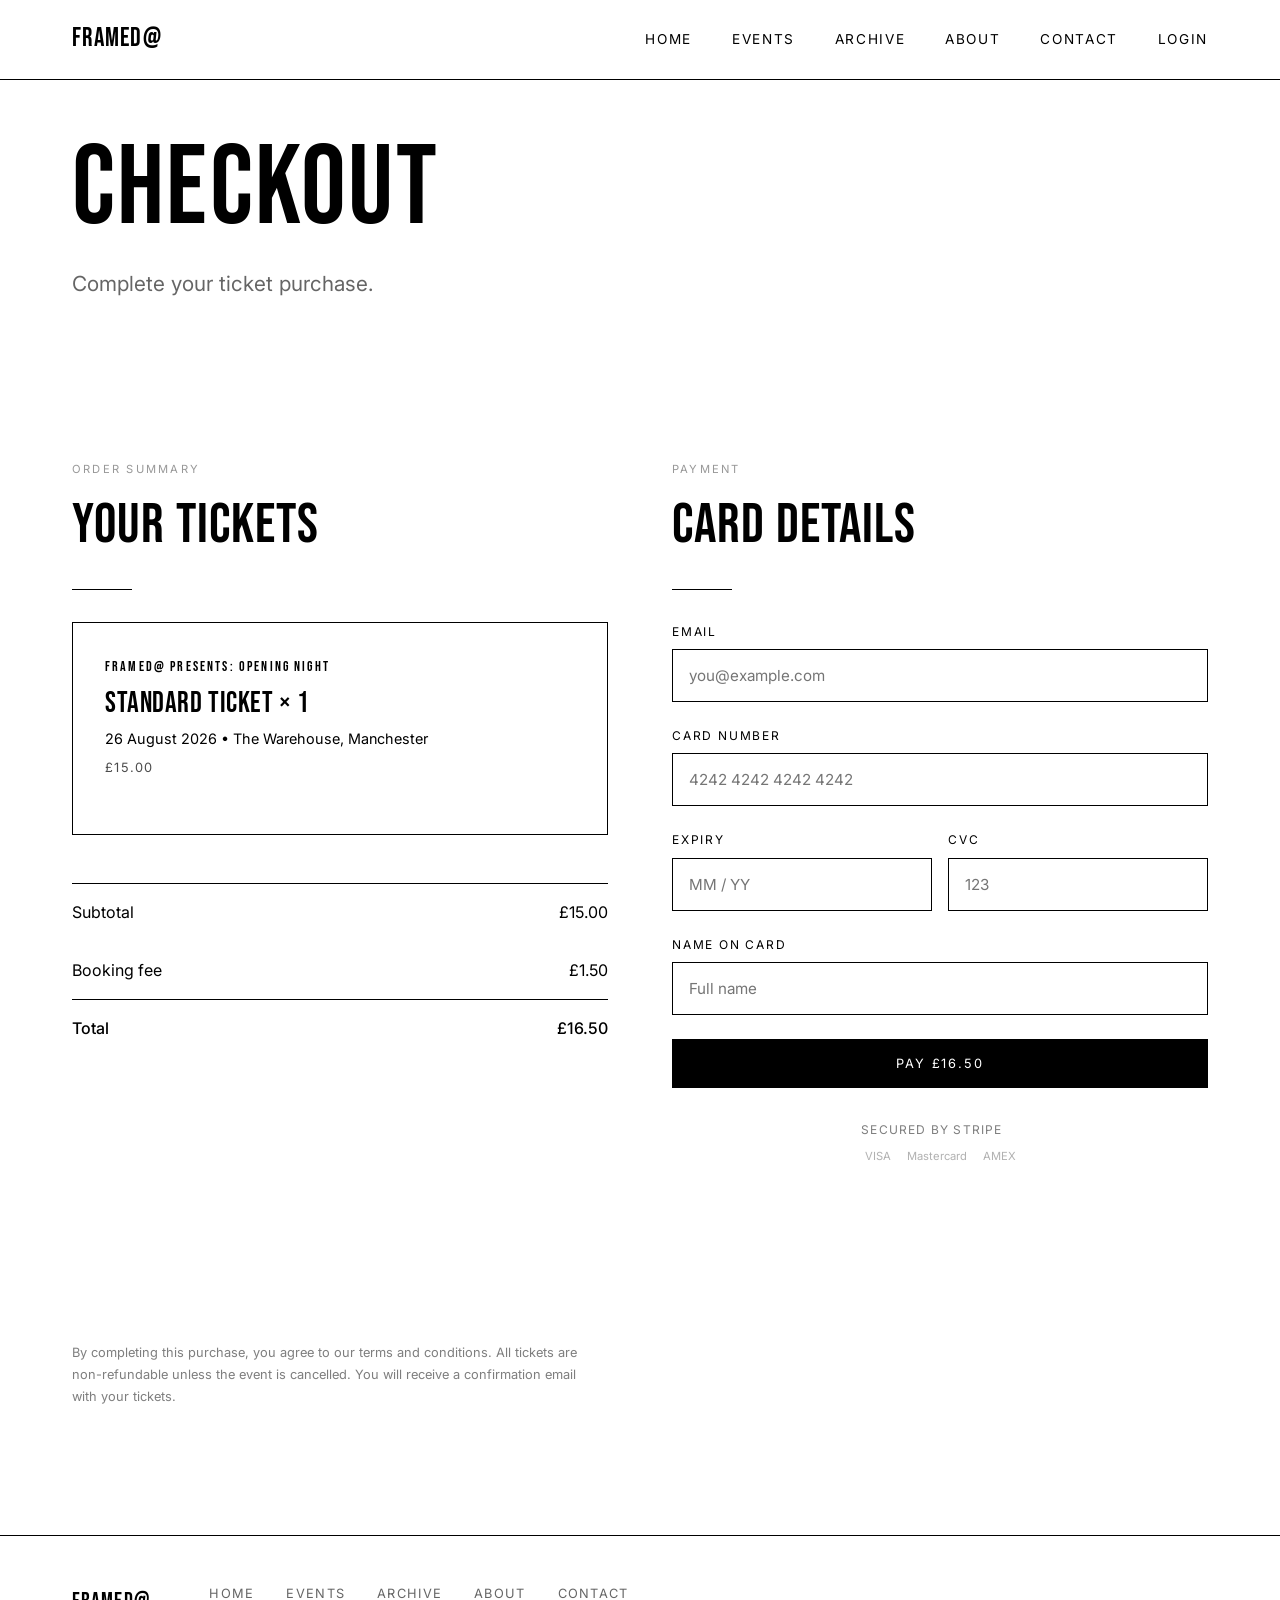
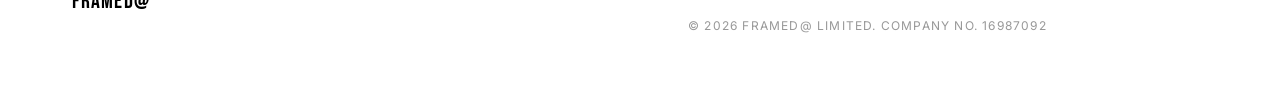
<file: pages/payment.html>
<!DOCTYPE html>
<html lang="en">
<head>
    <meta charset="UTF-8">
    <meta name="viewport" content="width=device-width, initial-scale=1.0">
    <title>Checkout — framed@</title>
    <meta name="description" content="Secure checkout for framed@ event tickets. Powered by Stripe.">
    <link rel="preconnect" href="https://fonts.googleapis.com">
    <link rel="preconnect" href="https://fonts.gstatic.com" crossorigin>
    <link href="https://fonts.googleapis.com/css2?family=Bebas+Neue&family=Inter:wght@300;400;500&display=swap" rel="stylesheet">
    <link rel="stylesheet" href="../css/styles.css">
</head>
<body>

    <!-- Navigation -->
    <nav class="nav">
        <div class="nav__inner">
            <a href="../index.html" class="nav__brand">framed@</a>
            <button class="nav__toggle" aria-label="Menu">
                <span></span>
                <span></span>
                <span></span>
            </button>
            <div class="nav__links">
                <a href="../index.html" class="nav__link">Home</a>
                <a href="events.html" class="nav__link">Events</a>
                <a href="archive.html" class="nav__link">Archive</a>
                <a href="about.html" class="nav__link">About</a>
                <a href="contact.html" class="nav__link">Contact</a>
            </div>
        </div>
    </nav>

    <!-- Page Header -->
    <header class="page-header container">
        <h1>Checkout</h1>
        <p class="text-large">Complete your ticket purchase.</p>
    </header>

    <!-- Checkout Content -->
    <section class="section--tight container">
        <div class="about-grid">

            <!-- Order Summary -->
            <div class="fade-in">
                <p class="section-label">Order Summary</p>
                <h2>Your Tickets</h2>
                <div class="divider"></div>

                <div class="event-card">
                    <p class="event-card__date">framed@ presents: Opening Night</p>
                    <h3 class="event-card__title">Standard Ticket × 1</h3>
                    <p class="event-card__venue">26 August 2026 • The Warehouse, Manchester</p>
                    <p class="event-card__city">£15.00</p>
                </div>

                <div class="mt-4">
                    <div style="display: flex; justify-content: space-between; padding: 1rem 0; border-top: 1px solid #000;">
                        <span>Subtotal</span>
                        <span>£15.00</span>
                    </div>
                    <div style="display: flex; justify-content: space-between; padding: 1rem 0;">
                        <span>Booking fee</span>
                        <span>£1.50</span>
                    </div>
                    <div style="display: flex; justify-content: space-between; padding: 1rem 0; border-top: 1px solid #000; font-weight: 500;">
                        <span>Total</span>
                        <span>£16.50</span>
                    </div>
                </div>
            </div>

            <!-- Payment Form -->
            <div class="fade-in">
                <p class="section-label">Payment</p>
                <h2>Card Details</h2>
                <div class="divider"></div>

                <form class="contact-form">
                    <div class="form-group">
                        <label for="email">Email</label>
                        <input type="email" id="email" name="email" placeholder="you@example.com" required>
                    </div>

                    <div class="form-group">
                        <label for="card">Card Number</label>
                        <input type="text" id="card" name="card" placeholder="4242 4242 4242 4242" required>
                    </div>

                    <div style="display: grid; grid-template-columns: 1fr 1fr; gap: 1rem;">
                        <div class="form-group">
                            <label for="expiry">Expiry</label>
                            <input type="text" id="expiry" name="expiry" placeholder="MM / YY" required>
                        </div>
                        <div class="form-group">
                            <label for="cvc">CVC</label>
                            <input type="text" id="cvc" name="cvc" placeholder="123" required>
                        </div>
                    </div>

                    <div class="form-group">
                        <label for="name">Name on Card</label>
                        <input type="text" id="name" name="name" placeholder="Full name" required>
                    </div>

                    <button type="submit" class="btn btn--filled" style="width: 100%;">Pay £16.50</button>
                </form>

                <div id="successMessage" style="display: none; text-align: center; padding: 2rem;">
                    <h2 style="font-size: 2rem; margin-bottom: 1rem;">Payment Successful!</h2>
                    <p class="text-muted">Your ticket has been sent to your email.</p>
                    <a href="my-tickets.html" class="btn mt-3">View My Tickets</a>
                </div>

                <div class="mt-3 text-center">
                    <p class="text-muted" style="font-size: 0.75rem; text-transform: uppercase; letter-spacing: 0.1em;">
                        Secured by Stripe
                    </p>
                    <div style="display: flex; justify-content: center; gap: 1rem; margin-top: 0.5rem; opacity: 0.3;">
                        <span style="font-size: 0.7rem;">VISA</span>
                        <span style="font-size: 0.7rem;">Mastercard</span>
                        <span style="font-size: 0.7rem;">AMEX</span>
                    </div>
                </div>
            </div>

        </div>
    </section>

    <!-- Terms -->
    <section class="section container fade-in">
        <p class="text-muted" style="font-size: 0.8rem;">
            By completing this purchase, you agree to our terms and conditions. All tickets are non-refundable unless the event is cancelled. You will receive a confirmation email with your tickets.
        </p>
    </section>

    <!-- Footer -->
    <footer class="footer">
        <div class="container footer__inner">
            <span class="footer__brand">framed@</span>
            <div class="footer__links">
                <a href="../index.html" class="footer__link">Home</a>
                <a href="events.html" class="footer__link">Events</a>
                <a href="archive.html" class="footer__link">Archive</a>
                <a href="about.html" class="footer__link">About</a>
                <a href="contact.html" class="footer__link">Contact</a>
            </div>
            <p class="footer__copy">&copy; 2026 framed@ Limited. Company No. 16987092</p>
        </div>
    </footer>

    <script src="../js/main.js"></script>
    <script>
        // Payment form handler
        document.querySelector('.contact-form').addEventListener('submit', function(e) {
            e.preventDefault();

            // Simulate payment processing
            const btn = this.querySelector('button[type="submit"]');
            btn.textContent = 'Processing...';
            btn.disabled = true;

            setTimeout(() => {
                // Hide form, show success message
                this.style.display = 'none';
                document.getElementById('successMessage').style.display = 'block';

                // Save ticket to localStorage
                const tickets = JSON.parse(localStorage.getItem('framed_tickets') || '[]');
                tickets.push({
                    orderId: 'ORD-' + Date.now().toString(36).toUpperCase(),
                    event: 'framed@ presents: Opening Night',
                    date: '26 August 2026',
                    venue: 'The Warehouse, Manchester',
                    tier: 'Standard',
                    price: '16.50',
                    purchasedAt: new Date().toISOString()
                });
                localStorage.setItem('framed_tickets', JSON.stringify(tickets));

                // Auto-login user if not already logged in
                if (!localStorage.getItem('framed_user')) {
                    const email = document.getElementById('email').value;
                    localStorage.setItem('framed_user', JSON.stringify({
                        email: email,
                        loggedInAt: new Date().toISOString()
                    }));
                }
            }, 1500);
        });
    </script>
</body>
</html>
</file>
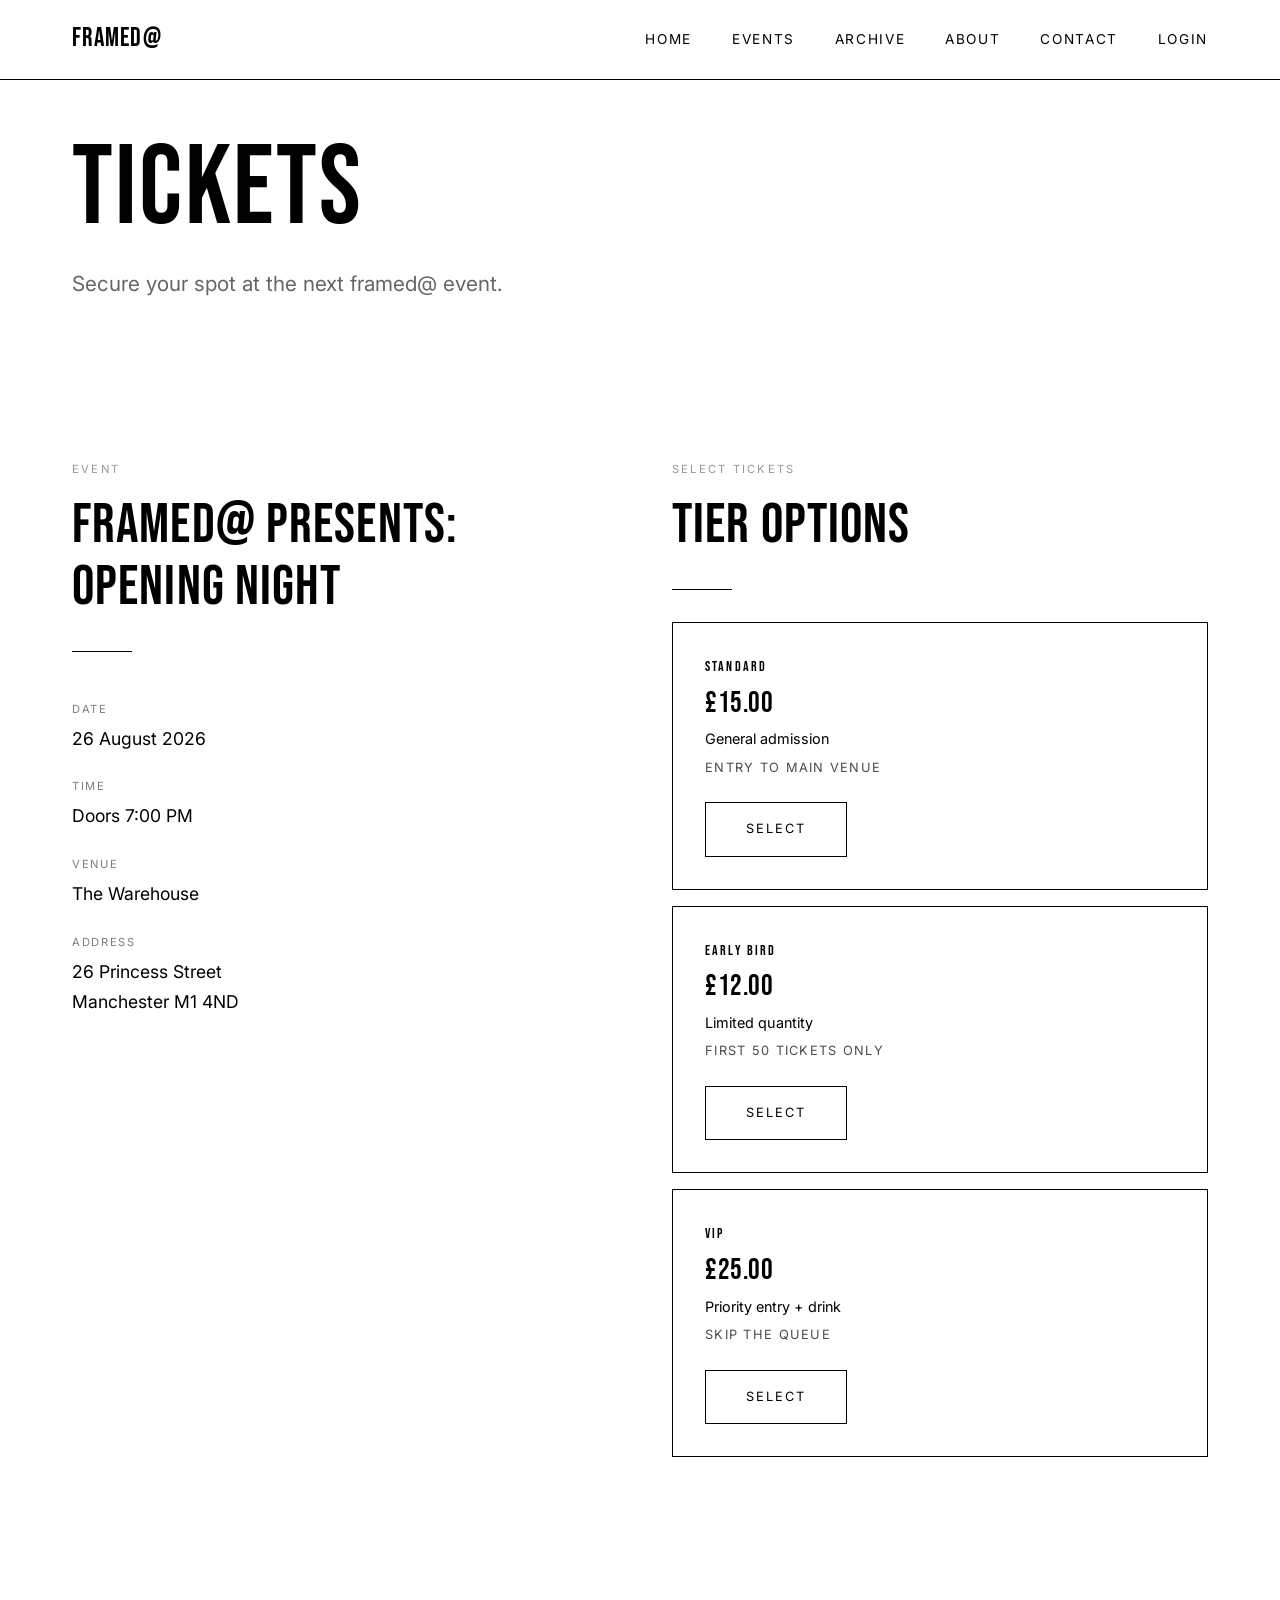
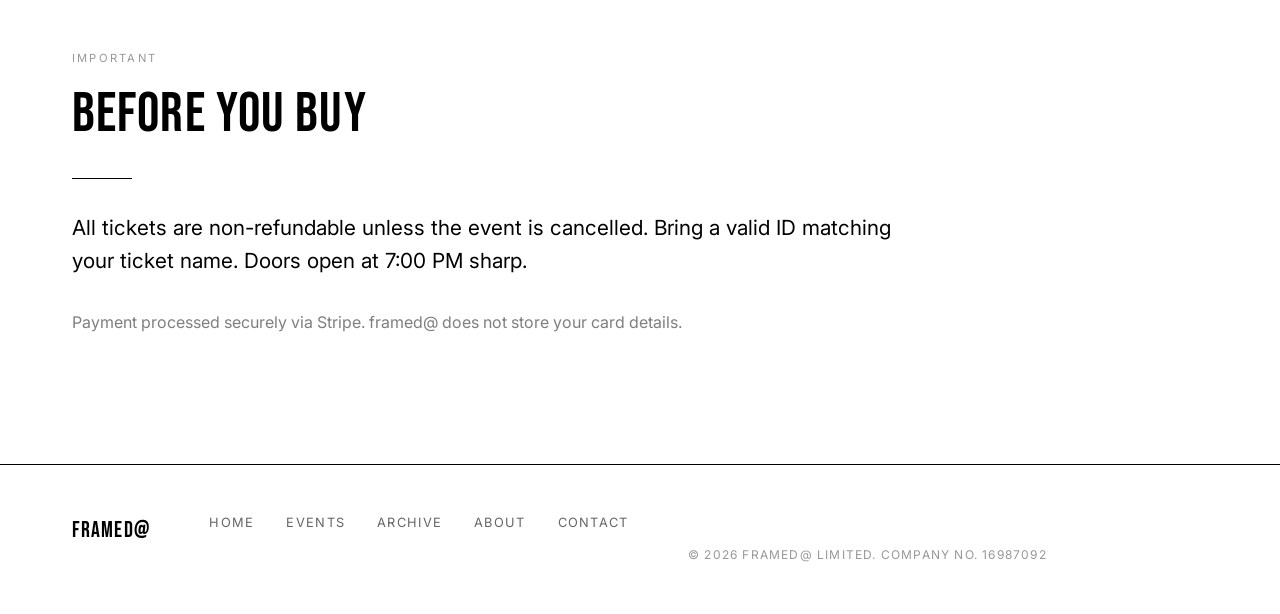
<file: pages/tickets.html>
<!DOCTYPE html>
<html lang="en">
<head>
    <meta charset="UTF-8">
    <meta name="viewport" content="width=device-width, initial-scale=1.0">
    <title>Tickets — framed@</title>
    <meta name="description" content="Buy tickets for framed@ events. Secure checkout via Stripe.">
    <link rel="preconnect" href="https://fonts.googleapis.com">
    <link rel="preconnect" href="https://fonts.gstatic.com" crossorigin>
    <link href="https://fonts.googleapis.com/css2?family=Bebas+Neue&family=Inter:wght@300;400;500&display=swap" rel="stylesheet">
    <link rel="stylesheet" href="../css/styles.css">
</head>
<body>

    <!-- Navigation -->
    <nav class="nav">
        <div class="nav__inner">
            <a href="../index.html" class="nav__brand">framed@</a>
            <button class="nav__toggle" aria-label="Menu">
                <span></span>
                <span></span>
                <span></span>
            </button>
            <div class="nav__links">
                <a href="../index.html" class="nav__link">Home</a>
                <a href="events.html" class="nav__link">Events</a>
                <a href="archive.html" class="nav__link">Archive</a>
                <a href="about.html" class="nav__link">About</a>
                <a href="contact.html" class="nav__link">Contact</a>
            </div>
        </div>
    </nav>

    <!-- Page Header -->
    <header class="page-header container">
        <h1>Tickets</h1>
        <p class="text-large">Secure your spot at the next framed@ event.</p>
    </header>

    <!-- Event Details -->
    <section class="section--tight container fade-in">
        <div class="about-grid">

            <!-- Event Info -->
            <div>
                <p class="section-label">Event</p>
                <h2>framed@ presents: Opening Night</h2>
                <div class="divider"></div>

                <div class="contact-info">
                    <div class="contact-info__item">
                        <p class="contact-info__label">Date</p>
                        <p class="contact-info__value">26 August 2026</p>
                    </div>
                    <div class="contact-info__item">
                        <p class="contact-info__label">Time</p>
                        <p class="contact-info__value">Doors 7:00 PM</p>
                    </div>
                    <div class="contact-info__item">
                        <p class="contact-info__label">Venue</p>
                        <p class="contact-info__value">The Warehouse</p>
                    </div>
                    <div class="contact-info__item">
                        <p class="contact-info__label">Address</p>
                        <p class="contact-info__value">26 Princess Street<br>Manchester M1 4ND</p>
                    </div>
                </div>
            </div>

            <!-- Ticket Selection -->
            <div>
                <p class="section-label">Select Tickets</p>
                <h2>Tier Options</h2>
                <div class="divider"></div>

                <div class="event-card mt-3">
                    <p class="event-card__date">Standard</p>
                    <h3 class="event-card__title">£15.00</h3>
                    <p class="event-card__venue">General admission</p>
                    <p class="event-card__city">Entry to main venue</p>
                    <a href="payment.html" class="btn">Select</a>
                </div>

                <div class="event-card mt-2">
                    <p class="event-card__date">Early Bird</p>
                    <h3 class="event-card__title">£12.00</h3>
                    <p class="event-card__venue">Limited quantity</p>
                    <p class="event-card__city">First 50 tickets only</p>
                    <a href="payment.html" class="btn">Select</a>
                </div>

                <div class="event-card mt-2">
                    <p class="event-card__date">VIP</p>
                    <h3 class="event-card__title">£25.00</h3>
                    <p class="event-card__venue">Priority entry + drink</p>
                    <p class="event-card__city">Skip the queue</p>
                    <a href="payment.html" class="btn">Select</a>
                </div>
            </div>

        </div>
    </section>

    <!-- Info Section -->
    <section class="section container fade-in">
        <p class="section-label">Important</p>
        <h2>Before You Buy</h2>
        <div class="divider"></div>
        <p class="text-large mt-2">
            All tickets are non-refundable unless the event is cancelled. Bring a valid ID matching your ticket name. Doors open at 7:00 PM sharp.
        </p>
        <p class="text-muted mt-3">
            Payment processed securely via Stripe. framed@ does not store your card details.
        </p>
    </section>

    <!-- Footer -->
    <footer class="footer">
        <div class="container footer__inner">
            <span class="footer__brand">framed@</span>
            <div class="footer__links">
                <a href="../index.html" class="footer__link">Home</a>
                <a href="events.html" class="footer__link">Events</a>
                <a href="archive.html" class="footer__link">Archive</a>
                <a href="about.html" class="footer__link">About</a>
                <a href="contact.html" class="footer__link">Contact</a>
            </div>
            <p class="footer__copy">&copy; 2026 framed@ Limited. Company No. 16987092</p>
        </div>
    </footer>

    <script src="../js/main.js"></script>
</body>
</html>
</file>
<file: css/styles.css>
/* ============================================
   framed@ — Design System
   Pure black on white. Bold. Minimal.
   ============================================ */

/* --- Reset & Base --- */
*, *::before, *::after {
    margin: 0;
    padding: 0;
    box-sizing: border-box;
}

html {
    scroll-behavior: smooth;
    font-size: 16px;
}

body {
    font-family: 'Inter', -apple-system, BlinkMacSystemFont, 'Segoe UI', sans-serif;
    color: #000000;
    background-color: #FFFFFF;
    line-height: 1.6;
    -webkit-font-smoothing: antialiased;
    -moz-osx-font-smoothing: grayscale;
}

a {
    color: #000000;
    text-decoration: none;
}

ul { list-style: none; }
img { max-width: 100%; display: block; }

/* --- Typography --- */
h1, h2, h3, h4 {
    font-family: 'Bebas Neue', 'Arial Black', sans-serif;
    font-weight: 400;
    text-transform: uppercase;
    letter-spacing: 0.02em;
    line-height: 1.1;
}

h1 { font-size: clamp(3rem, 8vw, 6rem); }
h2 { font-size: clamp(2rem, 5vw, 3.5rem); }
h3 { font-size: clamp(1.4rem, 3vw, 2rem); }

p {
    font-size: 1rem;
    line-height: 1.7;
    max-width: 65ch;
}

.text-large {
    font-size: clamp(1.1rem, 2vw, 1.3rem);
    line-height: 1.6;
}

/* --- Layout --- */
.container {
    max-width: 1200px;
    margin: 0 auto;
    padding: 0 2rem;
    width: 100%;
    box-sizing: border-box;
}

.section {
    padding-top: 8rem;
    padding-bottom: 8rem;
}

.section--tight {
    padding-top: 3rem;
    padding-bottom: 3rem;
}

/* --- Navigation --- */
.nav {
    position: fixed;
    top: 0;
    left: 0;
    right: 0;
    z-index: 1000;
    background: #FFFFFF;
    border-bottom: 1px solid #000000;
    transition: transform 0.3s ease;
}

.nav__inner {
    display: flex;
    align-items: center;
    justify-content: space-between;
    padding: 1.2rem 2rem;
    max-width: 1200px;
    margin: 0 auto;
}

.nav__brand {
    font-family: 'Bebas Neue', sans-serif;
    font-size: 1.6rem;
    text-transform: uppercase;
    letter-spacing: 0.05em;
    font-weight: 400;
}

.nav__links {
    display: flex;
    gap: 2.5rem;
    align-items: center;
}

.nav__link {
    font-family: 'Inter', sans-serif;
    font-size: 0.85rem;
    text-transform: uppercase;
    letter-spacing: 0.12em;
    position: relative;
    padding: 0.2rem 0;
}

.nav__link::after {
    content: '';
    position: absolute;
    bottom: -2px;
    left: 0;
    width: 0;
    height: 1px;
    background: #000000;
    transition: width 0.3s ease;
}

.nav__link:hover::after,
.nav__link--active::after {
    width: 100%;
}

.nav__toggle {
    display: none;
    flex-direction: column;
    gap: 5px;
    background: none;
    border: none;
    cursor: pointer;
    padding: 4px;
}

.nav__toggle span {
    display: block;
    width: 24px;
    height: 2px;
    background: #000000;
    transition: all 0.3s ease;
}

/* Mobile nav */
@media (max-width: 768px) {
    .container {
        padding: 0 1.5rem;
    }

    .section {
        padding-top: 4rem;
        padding-bottom: 6rem;
    }

    p, .section-label {
        margin-left: 0;
    }

    .btn {
        display: block;
        width: fit-content;
        min-width: 160px;
        margin: 2rem auto 0;
        text-align: center;
    }

    .nav__toggle { display: flex; }

    .nav__links {
        position: fixed;
        top: 0;
        right: -100%;
        width: 100%;
        height: 100vh;
        background: #FFFFFF;
        flex-direction: column;
        justify-content: center;
        gap: 2rem;
        transition: right 0.4s ease;
        padding: 2rem;
    }

    .nav__close {
        position: absolute;
        top: 2rem;
        right: 2rem;
        background: none;
        border: none;
        font-size: 2rem;
        cursor: pointer;
        padding: 0.5rem;
        line-height: 1;
        font-family: 'Inter', sans-serif;
    }

    .nav__links--open {
        right: 0;
    }

    .nav__link {
        font-size: 1.2rem;
        letter-spacing: 0.15em;
    }

    .nav__toggle--open span:nth-child(1) {
        transform: rotate(45deg) translate(5px, 5px);
    }
    .nav__toggle--open span:nth-child(2) {
        opacity: 0;
    }
    .nav__toggle--open span:nth-child(3) {
        transform: rotate(-45deg) translate(5px, -5px);
    }
}

/* --- Hero --- */
.hero {
    min-height: 100vh;
    display: flex;
    flex-direction: column;
    justify-content: center;
    padding-top: 5rem;
}

.hero__title {
    font-size: clamp(4rem, 15vw, 12rem);
    line-height: 0.9;
    letter-spacing: -0.02em;
}

.hero__subtitle {
    font-family: 'Inter', sans-serif;
    font-size: clamp(1rem, 2.5vw, 1.4rem);
    font-weight: 300;
    text-transform: uppercase;
    letter-spacing: 0.2em;
    margin-top: 1.5rem;
    color: #000000;
}

/* --- Buttons --- */
.btn {
    display: inline-block;
    font-family: 'Inter', sans-serif;
    font-size: 0.8rem;
    text-transform: uppercase;
    letter-spacing: 0.15em;
    padding: 1rem 2.5rem;
    border: 1px solid #000000;
    background: transparent;
    color: #000000;
    cursor: pointer;
    transition: all 0.3s ease;
    text-align: center;
}

.btn:hover {
    background: #000000;
    color: #FFFFFF;
}

.btn--filled {
    background: #000000;
    color: #FFFFFF;
}

.btn--filled:hover {
    background: transparent;
    color: #000000;
}

.btn--accent {
    border-color: #E63946;
    color: #E63946;
}

.btn--accent:hover {
    background: #E63946;
    color: #FFFFFF;
}

/* --- Event Cards --- */
.events-grid {
    display: grid;
    grid-template-columns: repeat(auto-fill, minmax(340px, 1fr));
    gap: 2rem;
    margin-top: 3rem;
}

.event-card {
    border: 1px solid #000000;
    padding: 2rem;
    transition: background 0.3s ease;
}

.event-card:hover {
    background: #000000;
    color: #FFFFFF;
}

.event-card:hover .btn {
    border-color: #FFFFFF;
    color: #FFFFFF;
}

.event-card:hover .btn:hover {
    background: #FFFFFF;
    color: #000000;
}

.event-card__date {
    font-family: 'Bebas Neue', sans-serif;
    font-size: 0.9rem;
    letter-spacing: 0.15em;
    text-transform: uppercase;
    margin-bottom: 0.5rem;
}

.event-card__title {
    font-family: 'Bebas Neue', sans-serif;
    font-size: 1.8rem;
    margin-bottom: 0.5rem;
}

.event-card__venue {
    font-size: 0.9rem;
    margin-bottom: 0.3rem;
}

.event-card__city {
    font-size: 0.8rem;
    text-transform: uppercase;
    letter-spacing: 0.1em;
    margin-bottom: 1.5rem;
    opacity: 0.7;
}

/* --- Archive Grid --- */
.archive-grid {
    display: grid;
    grid-template-columns: repeat(auto-fill, minmax(280px, 1fr));
    gap: 1px;
    background: #000000;
    margin-top: 3rem;
}

.archive-item {
    aspect-ratio: 4 / 3;
    background: #F0F0F0;
    position: relative;
    overflow: hidden;
    cursor: pointer;
}

.archive-item img {
    width: 100%;
    height: 100%;
    object-fit: cover;
    transition: transform 0.5s ease;
}

.archive-item:hover img {
    transform: scale(1.05);
}

.archive-item__overlay {
    position: absolute;
    bottom: 0;
    left: 0;
    right: 0;
    padding: 1.5rem;
    background: linear-gradient(transparent, rgba(0,0,0,0.8));
    color: #FFFFFF;
    transform: translateY(100%);
    transition: transform 0.3s ease;
}

.archive-item:hover .archive-item__overlay {
    transform: translateY(0);
}

.archive-item__label {
    font-family: 'Bebas Neue', sans-serif;
    font-size: 1.2rem;
    letter-spacing: 0.05em;
}

.archive-item__date {
    font-size: 0.75rem;
    text-transform: uppercase;
    letter-spacing: 0.1em;
    opacity: 0.8;
}

/* --- Video Section --- */
.video-embed {
    aspect-ratio: 16 / 9;
    background: #000000;
    display: flex;
    align-items: center;
    justify-content: center;
    color: #FFFFFF;
    font-family: 'Inter', sans-serif;
    font-size: 0.85rem;
    text-transform: uppercase;
    letter-spacing: 0.1em;
    margin-top: 2rem;
}

/* --- Signup Section --- */
.signup {
    background: #000000;
    color: #FFFFFF;
    padding: 5rem 0;
    text-align: center;
}

.signup h2 {
    color: #FFFFFF;
}

.signup p {
    color: rgba(255,255,255,0.7);
    margin: 1rem auto 2rem;
}

.signup__form {
    display: flex;
    gap: 0;
    max-width: 500px;
    margin: 0 auto;
}

.signup__input {
    flex: 1;
    padding: 1rem 1.5rem;
    border: 1px solid #FFFFFF;
    background: transparent;
    color: #FFFFFF;
    font-family: 'Inter', sans-serif;
    font-size: 0.85rem;
    letter-spacing: 0.05em;
    outline: none;
}

.signup__input::placeholder {
    color: rgba(255,255,255,0.4);
    text-transform: uppercase;
    letter-spacing: 0.1em;
    font-size: 0.75rem;
}

.signup__btn {
    padding: 1rem 2rem;
    border: 1px solid #FFFFFF;
    background: #FFFFFF;
    color: #000000;
    font-family: 'Inter', sans-serif;
    font-size: 0.75rem;
    text-transform: uppercase;
    letter-spacing: 0.15em;
    cursor: pointer;
    transition: all 0.3s ease;
}

.signup__btn:hover {
    background: transparent;
    color: #FFFFFF;
}

@media (max-width: 480px) {
    .signup__form {
        flex-direction: column;
    }
}

/* --- Contact Form --- */
.contact-form {
    max-width: 600px;
}

.form-group {
    margin-bottom: 1.5rem;
}

.form-group label {
    display: block;
    font-size: 0.75rem;
    text-transform: uppercase;
    letter-spacing: 0.15em;
    margin-bottom: 0.5rem;
}

.form-group input,
.form-group textarea {
    width: 100%;
    padding: 1rem;
    border: 1px solid #000000;
    background: transparent;
    font-family: 'Inter', sans-serif;
    font-size: 0.95rem;
    outline: none;
    transition: border-color 0.3s ease;
}

.form-group input:focus,
.form-group textarea:focus {
    border-color: #E63946;
}

.form-group textarea {
    min-height: 150px;
    resize: vertical;
}

/* --- Contact Info --- */
.contact-info {
    margin-top: 3rem;
}

.contact-info__item {
    margin-bottom: 1.5rem;
}

.contact-info__label {
    font-size: 0.7rem;
    text-transform: uppercase;
    letter-spacing: 0.15em;
    opacity: 0.5;
    margin-bottom: 0.3rem;
}

.contact-info__value {
    font-size: 1.1rem;
}

.contact-info__value a {
    border-bottom: 1px solid #000000;
    transition: border-color 0.3s ease;
}

.contact-info__value a:hover {
    border-color: #E63946;
    color: #E63946;
}

/* --- Contact Cards --- */
.contact-card {
    border: 1px solid #000000;
    padding: 3rem;
    margin-top: 2rem;
}

.contact-card__email {
    padding-top: 1.5rem;
    border-top: 1px solid rgba(0,0,0,0.1);
}

.contact-card__email .contact-info__value {
    font-size: 1.3rem;
}

@media (max-width: 768px) {
    .contact-card {
        padding: 2rem;
    }
}

/* --- About --- */
.about-statement {
    font-size: clamp(1.3rem, 3vw, 2rem);
    line-height: 1.5;
    font-weight: 300;
    max-width: 50ch;
}

.about-grid {
    display: grid;
    grid-template-columns: 1fr 1fr;
    gap: 4rem;
    margin-top: 3rem;
}

@media (max-width: 768px) {
    .about-grid { grid-template-columns: 1fr; gap: 2rem; }
}

/* --- Upcoming Event Highlight --- */
.event-highlight {
    border: 1px solid #000000;
    padding: 3rem;
    margin-top: 3rem;
    display: grid;
    grid-template-columns: auto 1fr auto;
    align-items: center;
    gap: 2rem;
}

.event-highlight__date {
    font-family: 'Bebas Neue', sans-serif;
    font-size: 3rem;
    line-height: 1;
    text-align: center;
}

.event-highlight__date span {
    display: block;
    font-size: 1rem;
    letter-spacing: 0.1em;
}

.event-highlight__details h3 {
    margin-bottom: 0.3rem;
}

.event-highlight__details p {
    font-size: 0.9rem;
    opacity: 0.7;
}

@media (max-width: 768px) {
    .event-highlight {
        grid-template-columns: 1fr;
        text-align: center;
        padding: 2rem;
    }
}

/* --- Page Header --- */
.page-header {
    padding-top: 8rem;
    padding-bottom: 3rem;
}

.page-header h1 {
    font-size: clamp(3rem, 10vw, 7rem);
}

.page-header p {
    margin-top: 1rem;
    opacity: 0.6;
}

/* --- Divider --- */
.divider {
    width: 60px;
    height: 1px;
    background: #000000;
    margin: 2rem 0;
}

/* --- Footer --- */
.footer {
    border-top: 1px solid #000000;
    padding: 3rem 0;
}

.footer__inner {
    display: flex;
    justify-content: space-between;
    align-items: flex-start;
    flex-wrap: wrap;
    gap: 2rem;
}

.footer__brand {
    font-family: 'Bebas Neue', sans-serif;
    font-size: 1.4rem;
    text-transform: uppercase;
    letter-spacing: 0.05em;
}

.footer__links {
    display: flex;
    gap: 2rem;
}

.footer__link {
    font-size: 0.8rem;
    text-transform: uppercase;
    letter-spacing: 0.1em;
    opacity: 0.6;
    transition: opacity 0.3s ease;
}

.footer__link:hover {
    opacity: 1;
}

.footer__copy {
    width: 100%;
    font-size: 0.75rem;
    opacity: 0.4;
    margin-top: 2rem;
    text-transform: uppercase;
    letter-spacing: 0.1em;
}

@media (max-width: 768px) {
    .footer__inner { flex-direction: column; }
    .footer__links { flex-direction: column; gap: 1rem; }
}

/* --- Utility --- */
.mt-1 { margin-top: 0.5rem; }
.mt-2 { margin-top: 1rem; }
.mt-3 { margin-top: 2rem; }
.mt-4 { margin-top: 3rem; }
.mt-5 { margin-top: 4rem; }

.text-center { text-align: center; }
.text-muted { opacity: 0.5; }

/* --- Fade in animation --- */
.fade-in {
    opacity: 0;
    transform: translateY(20px);
    transition: opacity 0.6s ease, transform 0.6s ease;
}

.fade-in--visible {
    opacity: 1;
    transform: translateY(0);
}

/* --- Section Label --- */
.section-label {
    font-size: 0.7rem;
    text-transform: uppercase;
    letter-spacing: 0.2em;
    opacity: 0.4;
    margin-bottom: 1rem;
    margin-top: 1rem;
}
</file>
<file: css/admin.css>
/* ============================================
   framed@ — Admin Dashboard Styles
   ============================================ */

/* --- Auth Gate --- */
.admin-login-card {
    max-width: 450px;
    border: 1px solid #000000;
    padding: 3rem;
    margin-top: 2rem;
}

.admin-login-card .form-group {
    margin-bottom: 1.5rem;
}

.admin-login-card input[type="password"] {
    width: 100%;
    padding: 1rem;
    border: 1px solid #000000;
    font-family: 'Inter', sans-serif;
    font-size: 0.9rem;
    background: transparent;
}

/* --- Stat Cards --- */
.admin-stats {
    display: grid;
    grid-template-columns: repeat(4, 1fr);
    gap: 1.5rem;
}

.stat-card {
    border: 1px solid #000000;
    padding: 2rem;
    text-align: center;
}

.stat-card__number {
    font-family: 'Bebas Neue', sans-serif;
    font-size: 3rem;
    line-height: 1;
    margin-bottom: 0.3rem;
}

.stat-card__label {
    font-size: 0.7rem;
    text-transform: uppercase;
    letter-spacing: 0.15em;
    opacity: 0.5;
}

.stat-card__trend {
    font-size: 0.75rem;
    margin-top: 0.5rem;
    font-weight: 500;
}

.stat-card__trend--up {
    color: #2d8a4e;
}

.stat-card__trend--down {
    color: #E63946;
}

@media (max-width: 768px) {
    .admin-stats {
        grid-template-columns: repeat(2, 1fr);
    }
}

@media (max-width: 480px) {
    .admin-stats {
        grid-template-columns: 1fr;
    }
}

/* --- Live Activity --- */
.admin-live {
    border: 1px solid #000000;
    padding: 2rem;
}

.live-indicator {
    display: flex;
    align-items: center;
    gap: 0.5rem;
    font-size: 0.85rem;
    text-transform: uppercase;
    letter-spacing: 0.1em;
    margin-bottom: 1.5rem;
    padding-bottom: 1rem;
    border-bottom: 1px solid rgba(0,0,0,0.1);
}

.live-dot {
    width: 8px;
    height: 8px;
    border-radius: 50%;
    background: #2d8a4e;
    animation: pulse 2s infinite;
}

@keyframes pulse {
    0%, 100% { opacity: 1; }
    50% { opacity: 0.3; }
}

.live-feed {
    max-height: 200px;
    overflow-y: auto;
}

.live-feed__item {
    display: flex;
    justify-content: space-between;
    align-items: center;
    padding: 0.6rem 0;
    border-bottom: 1px solid rgba(0,0,0,0.05);
    font-size: 0.85rem;
}

.live-feed__item:last-child {
    border-bottom: none;
}

.live-feed__page {
    font-weight: 500;
}

.live-feed__time {
    opacity: 0.4;
    font-size: 0.75rem;
}

/* --- Chart --- */
.admin-chart {
    border: 1px solid #000000;
    padding: 2rem;
}

.chart-bars {
    display: flex;
    align-items: flex-end;
    gap: 1rem;
    height: 200px;
    padding-bottom: 1rem;
    border-bottom: 1px solid rgba(0,0,0,0.1);
}

.chart-bar {
    flex: 1;
    background: #000000;
    min-height: 4px;
    transition: height 0.6s ease;
    position: relative;
}

.chart-bar__value {
    position: absolute;
    top: -1.5rem;
    left: 50%;
    transform: translateX(-50%);
    font-size: 0.7rem;
    font-weight: 500;
    white-space: nowrap;
}

.chart-labels {
    display: flex;
    gap: 1rem;
    padding-top: 0.5rem;
}

.chart-label {
    flex: 1;
    text-align: center;
    font-size: 0.7rem;
    text-transform: uppercase;
    letter-spacing: 0.1em;
    opacity: 0.5;
}

/* --- Tables --- */
.admin-table {
    border: 1px solid #000000;
    overflow-x: auto;
}

.table-row {
    display: grid;
    grid-template-columns: 2fr 1fr 1fr;
    gap: 1rem;
    padding: 1rem 1.5rem;
    border-bottom: 1px solid rgba(0,0,0,0.08);
    font-size: 0.85rem;
    align-items: center;
}

.table-row:last-child {
    border-bottom: none;
}

.table-row--header {
    background: #000000;
    color: #FFFFFF;
    font-size: 0.7rem;
    text-transform: uppercase;
    letter-spacing: 0.12em;
    font-weight: 500;
}

/* 4-column table for ticket sales */
.table-row:has(span:nth-child(4)) {
    grid-template-columns: 2fr 1.5fr 0.5fr 1fr;
}

/* Fallback for browsers without :has */
.admin-table .table-row[data-cols="4"] {
    grid-template-columns: 2fr 1.5fr 0.5fr 1fr;
}

/* --- Badges --- */
.badge {
    display: inline-block;
    font-size: 0.65rem;
    text-transform: uppercase;
    letter-spacing: 0.1em;
    padding: 0.25rem 0.75rem;
    border: 1px solid;
}

.badge--active {
    border-color: #2d8a4e;
    color: #2d8a4e;
}

.badge--inactive {
    border-color: #999;
    color: #999;
}

/* --- Upload Zone --- */
.admin-upload {
    max-width: 600px;
}

.upload-zone {
    border: 2px dashed #000000;
    padding: 3rem 2rem;
    text-align: center;
    cursor: pointer;
    transition: all 0.3s ease;
}

.upload-zone:hover {
    background: rgba(0,0,0,0.02);
    border-color: #E63946;
}

.upload-zone--active {
    border-color: #E63946;
    background: rgba(230,57,70,0.03);
}

.upload-zone__icon {
    font-family: 'Bebas Neue', sans-serif;
    font-size: 3rem;
    line-height: 1;
    opacity: 0.3;
}

.upload-zone__text {
    font-size: 0.85rem;
    margin-top: 0.5rem;
}

.upload-zone__hint {
    font-size: 0.7rem;
    opacity: 0.4;
    margin-top: 0.3rem;
}

/* Upload Preview */
.upload-preview {
    display: grid;
    grid-template-columns: repeat(auto-fill, minmax(100px, 1fr));
    gap: 0.5rem;
    margin-top: 1rem;
}

.upload-preview__item {
    position: relative;
    aspect-ratio: 1;
    overflow: hidden;
    border: 1px solid #000000;
}

.upload-preview__item img {
    width: 100%;
    height: 100%;
    object-fit: cover;
}

.upload-preview__remove {
    position: absolute;
    top: 4px;
    right: 4px;
    width: 20px;
    height: 20px;
    background: #000000;
    color: #FFFFFF;
    border: none;
    font-size: 0.7rem;
    cursor: pointer;
    display: flex;
    align-items: center;
    justify-content: center;
    line-height: 1;
}

/* --- Quick Actions --- */
.admin-actions {
    display: flex;
    flex-wrap: wrap;
    gap: 1rem;
}

@media (max-width: 768px) {
    .admin-actions {
        flex-direction: column;
    }

    .admin-actions .btn {
        width: 100%;
    }

    .table-row {
        font-size: 0.75rem;
        padding: 0.8rem 1rem;
    }

    .admin-login-card {
        padding: 2rem;
    }

    .upload-zone {
        padding: 2rem 1.5rem;
    }
}
</file>
